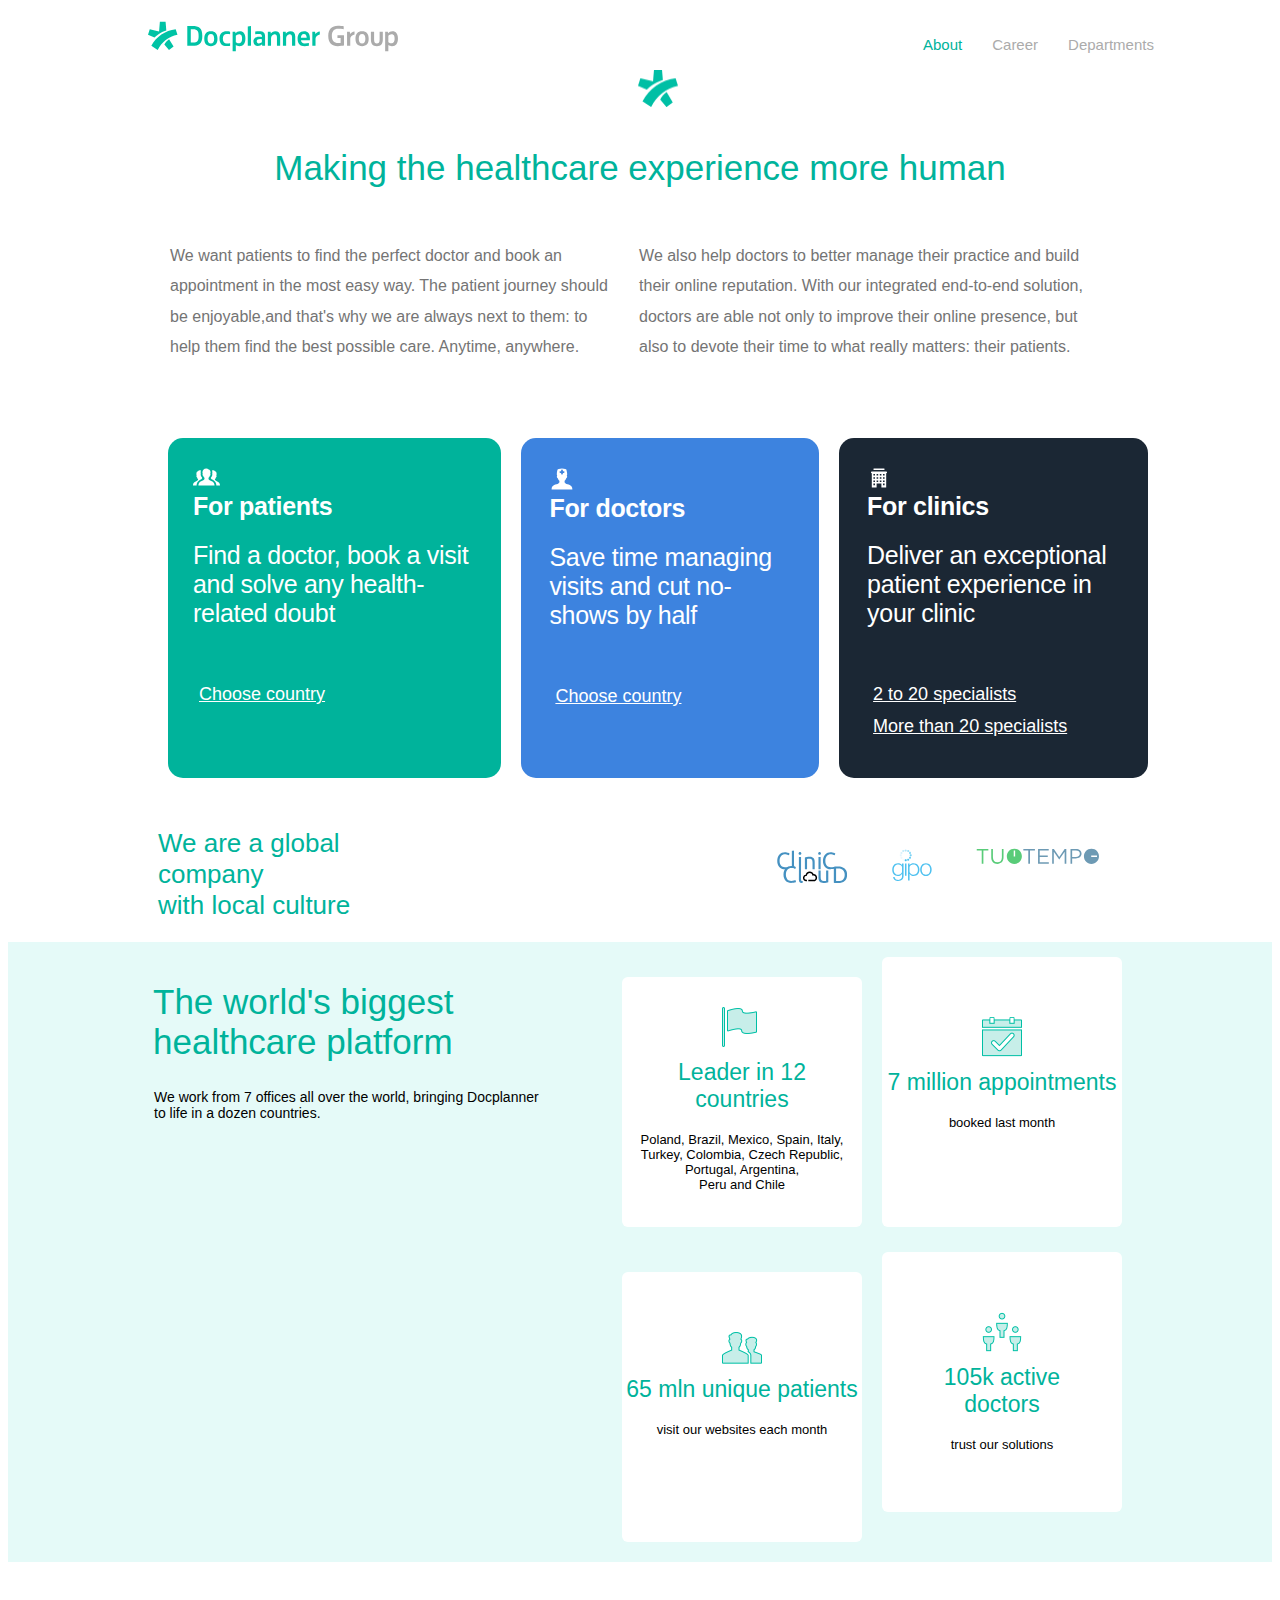
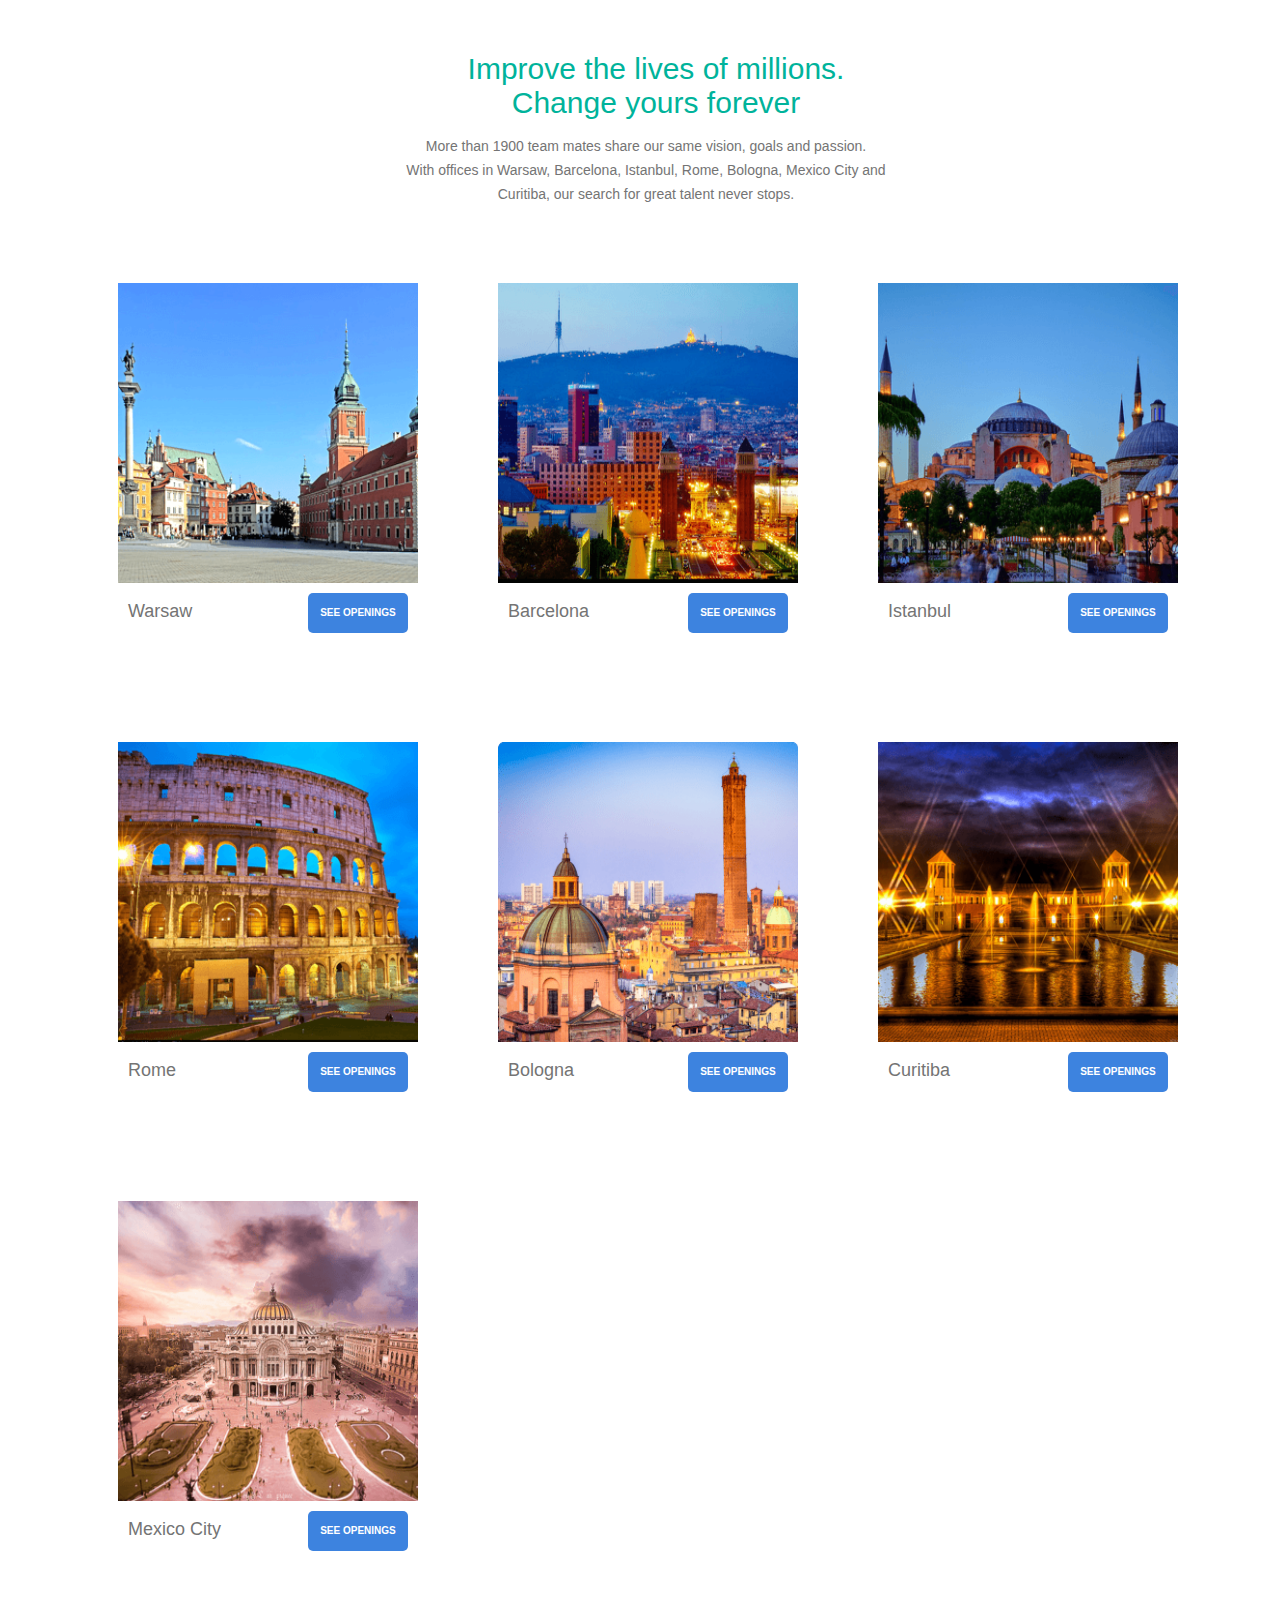
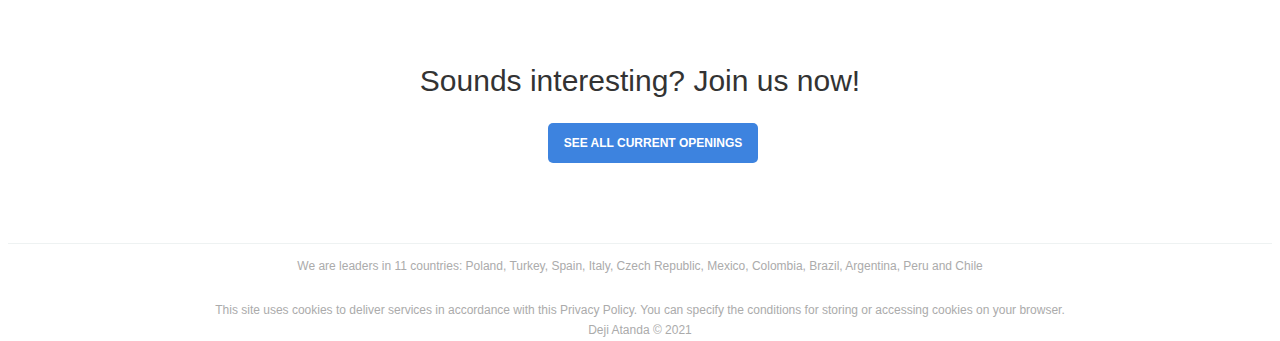
<file: index.html>
<html>
    <head>
        <meta charset="UTF-8">
        <meta name="description" content="Free Web tutorials">
        <meta name="keywords" content="HTML, CSS, JavaScript">
        <meta name="author" content="John Doe">
        <meta name="viewport" content="width=device-width, initial-scale=1.0">
        <title>My page title</title>
    <link rel="stylesheet" href="index.css">
    </head>
    <body>    
      <div>
        <header>
            <svg width="250" height="33" viewBox="0 0 3563 417" xmlns="http://www.w3.org/2000/svg">
            <path class="p2" d="M2342 140h39.51l3.234 32.202h.41c10.096-14.742 34.692-33.622 63.347-35.202v42c-41.727 8.152-60.88 35.822-60.88 60.93V340H2342V140zm-210 100.615v-.82c0-61.51 29.935-105.795 91.854-105.795 57.408 0 84.062 33.215 84.062 102.925 0 7.38-.52 17.57-1.313 25.075h-126.745c3.274 28.172 19.693 45 53.394 45 21.323 0 41.358-1.995 59.928-4.426v38.204c-20.865 3.273-38.57 5.222-61.123 5.222C2166.445 346 2132 313.195 2132 240.615zM2179.156 228h82.422c0-31.294-8.2-56-38.955-56-31.984 0-42.646 26.353-43.467 56zM1923 140h39.707s1.84 19.854 2.652 27h.537c10.998-17.24 34.09-33 62.018-33 47.172 0 70.582 25.12 70.582 76.068V340h-45.62V219.47c0-32.522-12.52-45.262-37.114-43.53-22.288 1.57-47.142 27.032-47.142 58.875V340H1923V140zm-215 0h39.707s1.84 19.854 2.652 27h.537c10.998-17.24 34.09-33 62.018-33 47.172 0 70.582 25.12 70.582 76.068V340h-45.62V219.47c0-32.522-12.52-45.262-37.114-43.53-22.288 1.57-47.142 27.032-47.142 58.875V340H1708V140zm-179.718-3.87c19.82-1.64 41.32-2.13 62.083-2.13 48.91 0 78.09 18.906 78.09 72.336V340h-41.02l-2.038-20.007h-.533c-14.067 15.157-34.5 24.007-60.666 24.007-34.658 0-62.198-22.447-62.198-66.93 0-41.37 34.497-79.893 120.834-61.57v-12.04c0-23.84-13.975-30.5-41.512-30.5-16.903 0-31.237 1.145-53.04 3.01v-39.84zm94.552 111.018c-36.58-9.306-73.158 2.127-73.158 30.4 0 18.754 12.446 29.773 31.003 28.948 14.625-.65 30.725-7.14 42.154-17.263v-42.085zM1467.62 60v280H1422V65.29l45.62-5.29zM1206 140h38.534l2.48 21.66h.734c13.378-16.183 35.768-27.66 61.606-27.66 51.27 0 78.748 38.143 78.748 102.945v2.05c0 62.343-27.48 107.05-84.9 107.05-20.097 0-39.783-7.794-51.678-16.816V417H1206V140zm45.525 58.572v92.103c9.434 7.382 24.61 13.944 39.374 13.944 38.553 0 49.627-29.94 49.627-65.214 0-31.99-6.152-62.998-43.476-62.998-18.044 0-35.492 10.615-45.525 22.164zM1066.68 240c.126 43.695 19.053 67 56.734 67 15.92 0 32.102-1.976 46.79-3.95V340c-12.063 2.416-32.054 5-52.564 5-56.193 0-98.47-30.93-98.64-105 .17-74.07 42.446-105 98.64-105 20.51 0 40.5 2.583 52.563 5v36.95c-14.688-1.974-30.87-3.95-46.79-3.95-37.68 0-56.607 23.304-56.733 67zM802 241.025v-2.05C802 172.134 832.754 134 896.313 134c63.148 0 93.903 38.135 93.903 104.975v2.05c0 66.84-30.755 104.976-93.903 104.976C832.753 346 802 307.866 802 241.026zM896.207 172c-32.3 0-47.207 21.916-47.207 67.704S863.907 307 896.207 307 943 285.56 943 239.704 928.507 172 896.207 172zM560 340V60h70.326c97.996 0 143.6 29.43 143.6 140s-45.603 140-143.6 140H560zm161.547-140c0-62.95-12.776-94.718-80.31-94.718h-31.302V294.72h31.302c67.534 0 80.31-31.77 80.31-94.72zM232.932 323.285c10.11-24.788 38.553-59.475 67.565-77.37l64.236 106.28L298.938 400l-66.006-76.715zm-94.887 76.6l-90.568-58.252c68.57-128.172 196.7-219.447 347.3-236.452L420 182.885c-124.13 24.45-227.718 106.386-281.955 217zM157.81 136.08L169.257 0h81.356l10.336 123.062c-46.68 16.01-74.133 28.8-105.586 48.135-23.22 14.24-44.337 30.902-63.23 50.012L0 182.313l25.114-77.48L157.81 136.08z" fill="#00C3A5"></path>
            <path class="p1" d="M2837 140h39.51l3.234 32.202h.41c10.096-14.742 34.692-33.622 63.347-35.202v42c-41.727 8.152-60.88 35.822-60.88 60.93V340H2837V140zm646.313-6c-25.84 0-48.23 11.477-61.607 27.66h-.734l-2.48-21.66h-38.534v277h45.526v-87.77c11.894 9.02 31.58 16.814 51.678 16.814 57.42 0 84.9-44.706 84.9-107.048v-2.05c0-64.803-27.48-102.946-78.75-102.946zm-18.456 170.62c-14.766 0-29.94-6.563-39.374-13.945v-92.103c10.03-11.55 27.48-22.164 45.525-22.164 37.323 0 43.476 31.008 43.476 62.998 0 35.274-11.074 65.213-49.627 65.213zM3051.313 134c-63.56 0-94.313 38.135-94.313 104.975v2.05c0 66.84 30.754 104.976 94.313 104.976 63.148 0 93.903-38.134 93.903-104.974v-2.05c0-66.84-30.754-104.976-93.903-104.976zm-.106 173c-32.3 0-47.207-21.508-47.207-67.296S3018.907 172 3051.207 172 3098 193.85 3098 239.704 3083.507 307 3051.207 307zM2745 300.067V231h-45v-42h93v149.082c-17.3 3.1-57.795 7.918-86.997 7.918-84.806 0-136.78-48.595-137.004-146 .223-97.405 52.21-146 137.002-146 29.202 0 67.033 4.424 82.997 6.952v43.38c-20.527-2.42-56.863-5.492-78.973-5.492-58.98 0-89.64 37.11-89.826 101.16.187 64.05 30.935 101.16 89.828 101.16 8.636 0 24.7-.42 34.972-1.093zM3261.716 307c23.643 0 39.387-8.563 39.387-51.74V140h45.51l.104 108.113c0 69.004-24.732 97.887-85 97.887s-85-28.883-85-97.887L3176.82 140h45.51v115.26c0 43.177 15.743 51.74 39.386 51.74z" fill="#ababab"></path>
            </svg>
         <nav class="container">
            <ul>    
                <li ><a class="active" href="#about">About</a></li>
                <li ><a href="#career">Career</a></li>
                <li ><a href="#departments">Departments</a>
                    </li>
            </ul>
         </nav>
        </header>
      </div>
     <div class="body">  
        <div class="logo">
        <img  src="sygnet.png"
        width="40" 
     height="40">
        </div>
        <h1>Making the healthcare experience more human</h1>
           
        <div class="para1">
            <p>We want patients to find the perfect doctor and book an appointment in the most easy way. 
                The patient journey should be enjoyable,and that's why we are always next to them: to help 
                them find the best possible care. Anytime, anywhere.</p>
            <p>We also help doctors to better manage their practice and build their online reputation. 
                   With our integrated end-to-end solution, doctors are able not only to improve their online presence,
                 but also to devote their time to what really matters: their patients.</p>
        </div>
        <div class="boxes">
            <article class="Gbox">
                <svg width="27" height="27" viewBox="0 0 24 24" fill="none" xmlns="http://www.w3.org/2000/svg">
                    <path d="M12 4.80005C9.4544 4.80005 8.4 6.43285 8.4 8.40005C8.4 9.06245 8.71719 9.72817 8.71719 9.72817C8.58999 9.80177 8.37845 10.0357 8.43125 10.4485C8.52965 11.2181 8.86376 11.4122 9.07656 11.4282C9.15736 12.1466 9.9304 13.0664 10.2 13.2V14.2735C9.6 16.0735 4.8 15.8 4.8 20H19.2C19.2 15.8 14.4 16.0735 13.8 14.2735V13.2C14.0704 13.0664 14.8426 12.1466 14.9234 11.4282C15.1362 11.4122 15.4704 11.2181 15.5688 10.4485C15.6215 10.0349 15.41 9.80177 15.2828 9.72817C15.2828 9.72817 15.6 9.12725 15.6 8.40005C15.6 6.94325 15.028 5.70005 13.8 5.70005C13.8 5.70005 13.3736 4.80005 12 4.80005ZM18 6.39849C17.5904 6.39849 17.2419 6.47257 16.9219 6.57817C17.0971 7.12137 17.2 7.72725 17.2 8.40005C17.2 8.82565 17.1332 9.21584 17.0484 9.54224C17.1644 9.88544 17.2043 10.2628 17.1547 10.65C17.0419 11.5308 16.6999 12.1295 16.2703 12.5063C16.1455 12.8087 15.9746 13.0952 15.7906 13.3688C16.0178 13.8352 16.3504 14.2504 16.5 14.3344V14.3438C18.1296 15.1078 20.8 16.392 20.8 20H24C24 16.0336 20 16.6032 19.5 14.9032V14.3329C19.7248 14.2065 20.3687 13.3378 20.4359 12.6594C20.6127 12.6442 20.8918 12.4616 20.9734 11.7344C21.0174 11.344 20.8415 11.1243 20.7359 11.0547C20.7359 11.0547 21 10.4856 21 9.80005C21 8.42405 20.5232 7.25005 19.5 7.25005C19.5 7.25005 19.1448 6.39849 18 6.39849ZM6 6.40005C4.8552 6.40005 4.5 7.25005 4.5 7.25005C3.4768 7.25005 3 8.42561 3 9.80161C3 10.488 3.26406 11.0547 3.26406 11.0547C3.15766 11.1235 2.98256 11.344 3.02656 11.7344C3.10816 12.4616 3.38726 12.6458 3.56406 12.661C3.63126 13.3394 4.2752 14.208 4.5 14.3344V14.9032C4 16.6024 0 16.0336 0 20H3.2C3.2 16.392 5.8704 15.1086 7.5 14.3438V14.3329C7.6496 14.2489 7.98217 13.836 8.20938 13.3688C8.02538 13.0952 7.85449 12.8071 7.72969 12.5047C7.30009 12.1287 6.95731 11.53 6.84531 10.65C6.79491 10.258 6.83629 9.87457 6.95469 9.52817C6.86829 9.19937 6.8 8.80885 6.8 8.40005C6.8 7.73845 6.89366 7.13025 7.06406 6.57505C6.74806 6.47185 6.404 6.40005 6 6.40005Z" fill="white"/>
                    </svg>                    
                <h2>For patients</h2>
                <h2 id="bold">Find a doctor, book a visit and solve any health-related doubt</h2>
                <input id="gbutton" type="button" class="button" value="Choose country">
            </article>
            <article class="LBbox">
                    <svg width="26" height="26" viewBox="0 0 24 24" fill="none" xmlns="http://www.w3.org/2000/svg">
                        <path d="M11.9999 2.40002C9.5999 2.40002 7.9999 3.20002 7.9999 3.20002C7.9999 3.20002 7.1999 4.80002 7.1999 8.00002H7.2999C7.4247 8.54882 7.62178 8.9719 7.62178 8.9719C7.45218 9.0695 7.17325 9.37931 7.24365 9.92971C7.37485 10.9561 7.81983 11.2159 8.10303 11.2375C8.21103 12.1959 9.2399 13.4216 9.5999 13.6V15.2C9.59815 15.2053 9.5939 15.2089 9.59209 15.2141C9.32753 15.2469 9.0915 15.403 8.97178 15.6453L8.72178 16.1485C6.74734 17.2556 2.3999 16.9811 2.3999 21.6H21.5999C21.5999 16.9811 17.2525 17.2556 15.278 16.1485L15.028 15.6453C14.9083 15.403 14.6723 15.2469 14.4077 15.2141C14.4059 15.2089 14.4017 15.2053 14.3999 15.2V13.6C14.7599 13.4216 15.7888 12.1967 15.8968 11.2391C16.18 11.2175 16.625 10.9561 16.7562 9.92971C16.8266 9.37851 16.5476 9.0695 16.378 8.9719L16.7077 8.00002H16.7999C16.7999 5.60002 15.9999 3.20002 15.9999 3.20002C15.9999 3.20002 14.3999 2.40002 11.9999 2.40002ZM11.9999 3.20002C12.4415 3.20002 12.7999 3.55842 12.7999 4.00002V4.80002H13.5999C14.0415 4.80002 14.3999 5.15842 14.3999 5.60002C14.3999 6.04162 14.0415 6.40002 13.5999 6.40002H12.7999V7.20002C12.7999 7.64162 12.4415 8.00002 11.9999 8.00002C11.5583 8.00002 11.1999 7.64162 11.1999 7.20002V6.40002H10.3999C9.9583 6.40002 9.5999 6.04162 9.5999 5.60002C9.5999 5.15842 9.9583 4.80002 10.3999 4.80002H11.1999V4.00002C11.1999 3.55842 11.5583 3.20002 11.9999 3.20002Z" fill="white"/>
                        </svg>                        
                <h2 >For doctors</h2>
                <h2 id="bold">Save time managing visits and cut no-shows by half</h2>
                <input id="Lbbutton" type="button" class="button" value="Choose country">
            </article>
            <article class="DBbox">
                <svg width="24" height="24" viewBox="0 0 24 24" fill="none" xmlns="http://www.w3.org/2000/svg">
                    <path d="M7.20016 2.39998C7.09415 2.39848 6.9889 2.41807 6.89053 2.4576C6.79216 2.49713 6.70262 2.55582 6.62712 2.63025C6.55163 2.70469 6.49168 2.79339 6.45076 2.89119C6.40984 2.989 6.38877 3.09396 6.38877 3.19998C6.38877 3.306 6.40984 3.41097 6.45076 3.50877C6.49168 3.60658 6.55163 3.69527 6.62712 3.76971C6.70262 3.84415 6.79216 3.90283 6.89053 3.94237C6.9889 3.9819 7.09415 4.00148 7.20016 3.99998H16.8002C16.9062 4.00148 17.0114 3.9819 17.1098 3.94237C17.2082 3.90283 17.2977 3.84415 17.3732 3.76971C17.4487 3.69527 17.5087 3.60658 17.5496 3.50877C17.5905 3.41097 17.6116 3.306 17.6116 3.19998C17.6116 3.09396 17.5905 2.989 17.5496 2.89119C17.5087 2.79339 17.4487 2.70469 17.3732 2.63025C17.2977 2.55582 17.2082 2.49713 17.1098 2.4576C17.0114 2.41807 16.9062 2.39848 16.8002 2.39998H7.20016ZM4.80016 5.59998C4.69415 5.59848 4.5889 5.61807 4.49053 5.6576C4.39215 5.69713 4.30262 5.75582 4.22712 5.83025C4.15163 5.90469 4.09168 5.99339 4.05076 6.09119C4.00984 6.189 3.98877 6.29396 3.98877 6.39998C3.98877 6.506 4.00984 6.61097 4.05076 6.70877C4.09168 6.80658 4.15163 6.89528 4.22712 6.96971C4.30262 7.04415 4.39215 7.10284 4.49053 7.14237C4.5889 7.1819 4.69415 7.20148 4.80016 7.19998V21.6H9.60016V17.6H14.4002V21.6H19.2002V7.19998C19.3062 7.20148 19.4114 7.1819 19.5098 7.14237C19.6082 7.10284 19.6977 7.04415 19.7732 6.96971C19.8487 6.89528 19.9087 6.80658 19.9496 6.70877C19.9905 6.61097 20.0116 6.506 20.0116 6.39998C20.0116 6.29396 19.9905 6.189 19.9496 6.09119C19.9087 5.99339 19.8487 5.90469 19.7732 5.83025C19.6977 5.75582 19.6082 5.69713 19.5098 5.6576C19.4114 5.61807 19.3062 5.59848 19.2002 5.59998H4.80016ZM6.40016 7.99998H8.00016V9.59998H6.40016V7.99998ZM9.60016 7.99998H11.2002V9.59998H9.60016V7.99998ZM12.8002 7.99998H14.4002V9.59998H12.8002V7.99998ZM16.0002 7.99998H17.6002V9.59998H16.0002V7.99998ZM6.40016 11.2H8.00016V12.8H6.40016V11.2ZM9.60016 11.2H11.2002V12.8H9.60016V11.2ZM12.8002 11.2H14.4002V12.8H12.8002V11.2ZM16.0002 11.2H17.6002V12.8H16.0002V11.2ZM6.40016 14.4H8.00016V16H6.40016V14.4ZM9.60016 14.4H11.2002V16H9.60016V14.4ZM12.8002 14.4H14.4002V16H12.8002V14.4ZM16.0002 14.4H17.6002V16H16.0002V14.4ZM6.40016 17.6H8.00016V19.2H6.40016V17.6ZM16.0002 17.6H17.6002V19.2H16.0002V17.6Z" fill="white"/>
                    </svg>                    
                <h2 >For clinics</h2>
                <h2 id="bold">Deliver an exceptional patient experience in your clinic</h2>
                <input id="DBbutton" type="button" class="button" value="2 to 20 specialists">
                <input id="DBbutton2" type="button" class="button" value="More than 20 specialists">
            </article>
        </div>
        <div class="logoPlty">
            <h2 >We are a global company<br> with local culture</h2>
                <div class="companies">
                    <svg width="71" height="38" viewBox="0 0 81 38" fill="none" xmlns="http://www.w3.org/2000/svg">
                        <g clip-path="url(#clip0)">
                        <path d="M19.8511 18.2233C19.9609 18.3331 20.1095 18.4322 20.2727 18.523C20.552 18.622 20.7902 18.7208 20.9876 18.8192C21.2715 18.9616 21.4673 19.0682 21.5738 19.1389L20.8278 21.2705C20.6679 21.164 20.4373 21.0487 20.135 20.9246C19.8327 20.8006 19.4907 20.6756 19.1089 20.5516C18.7272 20.4276 18.3096 20.3249 17.8571 20.2454C17.4046 20.165 16.9463 20.1253 16.4851 20.1253C15.5084 20.1253 14.6287 20.2939 13.8477 20.6311C13.0658 20.9682 12.4002 21.4575 11.8498 22.096C11.2995 22.7355 10.877 23.5126 10.5844 24.4273C10.2918 25.3419 10.1446 26.368 10.1446 27.5045C10.1446 28.6062 10.2734 29.609 10.5311 30.5159C10.7889 31.4218 11.1745 32.1989 11.69 32.8471C12.2045 33.4953 12.8488 33.9972 13.622 34.3528C14.3942 34.7084 15.2963 34.8857 16.3262 34.8857C17.516 34.8857 18.5024 34.7617 19.2833 34.5127C20.0652 34.2636 20.6514 34.0418 21.0419 33.846L21.7085 35.9777C21.5835 36.0668 21.3616 36.1772 21.0419 36.311C20.7222 36.4447 20.323 36.5735 19.8424 36.6976C19.3618 36.8216 18.8037 36.9282 18.1633 37.0173C17.5248 37.1064 16.832 37.151 16.0859 37.151C14.7895 37.151 13.6084 36.9378 12.5426 36.5115C11.4768 36.0852 10.5622 35.4632 9.79768 34.6464C9.03418 33.8296 8.44314 32.8209 8.02554 31.6224C7.60794 30.4229 7.39962 29.0509 7.39962 27.5055C7.39962 25.9601 7.63507 24.5881 8.10596 23.3886C8.37715 22.6978 8.70266 22.0706 9.08266 21.5068C9.01624 21.5076 8.94938 21.5079 8.8821 21.5079C7.58569 21.5079 6.40459 21.2948 5.33879 20.8684C4.27298 20.4421 3.35736 19.8201 2.59386 19.0033C1.83036 18.1865 1.23932 17.1779 0.821718 15.9793C0.404117 14.7808 0.195801 13.4078 0.195801 11.8624C0.195801 10.317 0.431246 8.94501 0.902138 7.7455C1.37303 6.54598 2.00767 5.53831 2.80702 4.72152C3.60637 3.90473 4.53943 3.28269 5.60524 2.85637C6.67104 2.43004 7.80757 2.21688 9.01581 2.21688C9.77931 2.21688 10.4682 2.27017 11.0806 2.37675C11.6939 2.48334 12.2268 2.60736 12.6793 2.74979C13.1327 2.89222 13.5009 3.03368 13.7848 3.17611C14.0687 3.31854 14.2644 3.42512 14.371 3.49585L13.6249 5.62746C13.465 5.52087 13.2344 5.40557 12.9321 5.28058C12.6298 5.15656 12.2878 5.03157 11.9061 4.90755C11.5243 4.78353 11.1067 4.68083 10.6542 4.60138C10.2018 4.52096 9.74346 4.48123 9.28226 4.48123C8.30559 4.48123 7.42582 4.64982 6.64488 4.987C5.86297 5.32515 5.19732 5.81349 4.64698 6.452C4.09664 7.09148 3.67419 7.86855 3.38158 8.7832C3.088 9.69785 2.9417 10.7239 2.9417 11.8605C2.9417 12.9621 3.07056 13.9649 3.32829 14.8718C3.58602 15.7778 3.97165 16.5548 4.48711 17.203C5.00257 17.8512 5.64593 18.3531 6.41912 18.7087C7.19231 19.0643 8.0934 19.2416 9.12335 19.2416C10.2743 19.2416 11.2431 19.1428 12.0208 18.8627C12.2746 18.729 12.537 18.6079 12.8081 18.4994C13.8739 18.0731 15.0104 17.86 16.2187 17.86C16.4891 17.86 16.7501 17.8667 17.0017 17.88C16.9635 17.6012 16.9444 17.3016 16.9444 16.9812V0.487379L19.4025 0.0639648V16.5839C19.4025 16.9889 19.4374 17.3242 19.5081 17.5887C19.5779 17.8532 19.6932 18.0644 19.8511 18.2233Z" fill="#4591C1"/>
                        <path d="M26.2023 5.12943C25.7586 5.12943 25.3807 4.98313 25.0697 4.68955C24.7587 4.39597 24.6036 4.00162 24.6036 3.5036C24.6036 3.00655 24.7587 2.61123 25.0697 2.31765C25.3807 2.02504 25.7576 1.87777 26.2023 1.87777C26.6461 1.87777 27.024 2.02407 27.335 2.31765C27.646 2.61123 27.801 3.00655 27.801 3.5036C27.801 4.00065 27.645 4.39597 27.335 4.68955C27.023 4.98313 26.6461 5.12943 26.2023 5.12943Z" fill="#4591C1"/>
                        <path d="M27.4173 21.5612L27.4542 7.63407H24.9757L25.0181 21.1057L24.9612 33.4565C24.9612 34.7704 25.278 35.7383 25.9117 36.3604C26.5453 36.9824 27.6189 37.3109 29.1333 37.3467L29.4753 35.2684C29.0877 35.2151 28.7622 35.1492 28.4986 35.0688C28.2351 34.9894 28.0229 34.8692 27.865 34.7093C27.707 34.5495 27.5917 34.3363 27.522 34.0699C27.4513 33.8034 27.4164 33.4662 27.4164 33.0574L27.4173 21.5612Z" fill="#4591C1"/>
                        <path d="M34.0776 7.60016C33.1359 7.76003 32.3811 7.91118 31.8123 8.05264V21.5079H34.2898V9.81122C34.379 9.79281 34.5253 9.76664 34.7297 9.73079C34.9342 9.69591 35.1648 9.66491 35.4225 9.63778C35.6802 9.61065 35.9515 9.58934 36.2354 9.57093C36.5203 9.55349 36.7954 9.54476 37.0619 9.54476C37.7188 9.54476 38.2701 9.62906 38.7139 9.79765C39.1576 9.96721 39.5132 10.2375 39.7797 10.6106C40.0461 10.9826 40.236 11.4719 40.3523 12.0756C40.4676 12.6792 40.5257 13.4078 40.5257 14.2605V21.5079H43.0042V13.7276C43.0042 12.7867 42.9151 11.9254 42.7378 11.1435C42.5595 10.3625 42.2533 9.69204 41.8183 9.13201C41.3832 8.57295 40.8009 8.13791 40.0733 7.82688C39.3446 7.51683 38.43 7.36084 37.3283 7.36084C36.1027 7.36084 35.0185 7.44029 34.0776 7.60016Z" fill="#4591C1"/>
                        <path d="M48.5358 5.14784C48.092 5.14784 47.7141 5.00154 47.4031 4.70796C47.0921 4.41535 46.937 4.02003 46.937 3.52201C46.937 3.02496 47.0921 2.62964 47.4031 2.33606C47.7141 2.04248 48.091 1.89617 48.5358 1.89617C48.9795 1.89617 49.3574 2.04248 49.6684 2.33606C49.9794 2.62964 50.1345 3.02496 50.1345 3.52201C50.1345 4.01906 49.9785 4.41438 49.6684 4.70796C49.3574 5.00154 48.9805 5.14784 48.5358 5.14784Z" fill="#4591C1"/>
                        <path d="M49.7886 21.5079H47.311V7.65248H49.7886V21.5079Z" fill="#4591C1"/>
                        <path fill-rule="evenodd" clip-rule="evenodd" d="M57.5466 20.8684C58.6124 21.2948 59.7935 21.5079 61.0899 21.5079C61.836 21.5079 62.5288 21.4634 63.1682 21.3742C63.7988 21.2864 64.3505 21.1818 64.8251 21.0602V36.8293C65.5528 37.0066 66.3657 37.1268 67.2629 37.1888C68.1601 37.2508 68.9817 37.2818 69.7278 37.2818C71.2374 37.2818 72.6229 37.0909 73.8844 36.7092C75.146 36.3265 76.2292 35.749 77.1351 34.9768C78.0411 34.2036 78.7435 33.2269 79.2406 32.0458C79.7376 30.8647 79.9866 29.4743 79.9866 27.8756C79.9866 26.2769 79.7376 24.8875 79.2406 23.7054C78.7426 22.5243 78.0411 21.5467 77.1351 20.7745C76.2292 20.0022 75.146 19.4248 73.8844 19.043C72.6229 18.6613 71.2374 18.4704 69.7278 18.4704C68.9817 18.4704 68.1601 18.5014 67.2629 18.5634C66.3767 18.6246 65.5736 18.7426 64.8519 18.9164C64.7463 18.9303 64.6196 18.9533 64.4647 18.9897C63.6653 19.1777 62.5201 19.2416 61.3302 19.2416C60.3003 19.2416 59.3982 19.0643 58.626 18.7087C57.8528 18.3531 57.2085 17.8512 56.694 17.203C56.1785 16.5548 55.7929 15.7778 55.5352 14.8718C55.2774 13.9649 55.1486 12.9621 55.1486 11.8605C55.1486 10.7239 55.2949 9.69785 55.5885 8.7832C55.8811 7.86855 56.3025 7.09148 56.8539 6.452C57.4032 5.81349 58.0698 5.32515 58.8517 4.987C59.6327 4.64982 60.5125 4.48123 61.4891 4.48123C61.9503 4.48123 62.4086 4.52096 62.8611 4.60138C63.3146 4.68083 63.7312 4.78353 64.1139 4.90755C64.4957 5.03157 64.8377 5.15656 65.14 5.28058C65.4423 5.40557 65.6729 5.52087 65.8328 5.62746L66.5788 3.49585C66.4722 3.42512 66.2765 3.31854 65.9926 3.17611C65.7087 3.03368 65.3405 2.89222 64.8871 2.74979C64.4336 2.60736 63.9007 2.48334 63.2884 2.37675C62.676 2.27017 61.9871 2.21688 61.2236 2.21688C60.0154 2.21688 58.8789 2.43004 57.8131 2.85637C56.7473 3.28269 55.8142 3.90473 55.0149 4.72152C54.2155 5.53831 53.5809 6.54598 53.11 7.7455C52.6391 8.94501 52.4036 10.317 52.4036 11.8624C52.4036 13.4078 52.612 14.7808 53.0296 15.9793C53.4472 17.1779 54.0382 18.1865 54.8017 19.0033C55.5652 19.8201 56.4808 20.4421 57.5466 20.8684ZM75.4308 33.1378C74.2226 34.3906 72.3933 35.0165 69.9419 35.0165C69.2133 35.0165 68.6494 35.0078 68.2502 34.9903C67.851 34.9729 67.571 34.9545 67.4111 34.937V20.8151C67.571 20.7977 67.851 20.7793 68.2502 20.7619C68.6494 20.7434 69.2133 20.7347 69.9419 20.7347C72.3933 20.7347 74.2226 21.3606 75.4308 22.6135C76.6381 23.8653 77.2427 25.62 77.2427 27.8756C77.2427 30.1312 76.6381 31.8859 75.4308 33.1378Z" fill="#4591C1"/>
                        <path d="M58.5194 36.5241C57.9507 36.6665 57.2007 36.8177 56.2677 36.9766C55.3356 37.1365 54.2562 37.2169 53.0305 37.2169C51.9647 37.2169 51.0675 37.0609 50.3399 36.7508C49.6112 36.4398 49.0251 36.0009 48.5813 35.4322C48.1366 34.8634 47.8178 34.1929 47.6221 33.4207C47.4263 32.6475 47.3285 31.791 47.3285 30.8492V23.0688H49.807V30.3163C49.807 32.0041 50.0734 33.2114 50.6063 33.94C51.1392 34.6687 52.0355 35.032 53.297 35.032C53.5634 35.032 53.8386 35.0233 54.1235 35.0058C54.4074 34.9884 54.6738 34.9661 54.9228 34.939C55.1718 34.9118 55.3976 34.8857 55.602 34.8586C55.8065 34.8314 55.9528 34.8014 56.0419 34.7655V23.0679H58.5194V36.5241Z" fill="#4591C1"/>
                        <path d="M37.3663 24.0803H37.3382C36.128 24.0871 34.9876 24.5173 34.1272 25.2924C33.3786 25.9666 32.9161 26.8317 32.7931 27.7692C30.867 27.8237 29.5791 29.7435 29.5791 31.539C29.5791 33.54 31.2076 35.1803 33.2493 35.2827V35.2829H33.2537C33.3193 35.2861 33.3854 35.2877 33.4518 35.2877C33.5101 35.2877 33.5684 35.286 33.6266 35.2829H34.1417V33.5931H33.2493C32.1264 33.5175 31.2844 32.6164 31.2844 31.539C31.2844 30.9964 31.4985 30.3744 31.8502 29.9306C31.919 29.8085 32.014 29.701 32.1322 29.6167C32.1932 29.5566 32.2591 29.5024 32.3386 29.4597C32.4316 29.388 32.8773 29.1923 33.0168 29.1739C33.0385 29.169 33.0618 29.1616 33.0859 29.1539C33.1286 29.1403 33.1737 29.126 33.2164 29.1235C33.2862 29.1099 33.4664 29.1099 33.4761 29.1099C33.5365 29.0965 33.7083 29.1267 33.7939 29.1418L33.794 29.1418C33.8195 29.1463 33.8374 29.1494 33.8423 29.1497C33.8433 29.1493 33.8443 29.1488 33.8453 29.1482C33.8993 29.1593 33.9447 29.1684 33.9745 29.1745L33.9753 29.1746C33.9887 29.1773 33.9989 29.1794 34.0051 29.1807C34.0157 29.1818 34.0267 29.1825 34.0378 29.1831C34.0561 29.1843 34.0745 29.1854 34.0913 29.1884C34.1088 29.1836 34.1252 29.1749 34.1398 29.1623C34.1446 29.1584 34.1533 28.9976 34.1533 28.9762C34.1533 28.9045 34.1611 28.8338 34.1747 28.765C34.1844 28.3552 34.7124 27.1779 34.8461 27.0248C34.9663 26.865 35.2598 26.5646 35.2676 26.5588C35.8925 26.1121 36.5543 25.7895 37.3653 25.7856C38.7363 25.7856 39.8835 26.616 40.1751 27.7215C40.211 27.8232 40.3292 28.4075 40.3166 28.5635C40.335 28.6691 40.3505 28.8745 40.3369 28.9966C40.374 29.039 40.4283 29.0052 40.4689 28.9799C40.4753 28.976 40.4813 28.9722 40.4869 28.969C40.4904 28.967 40.4937 28.9651 40.4968 28.9636C40.5292 28.9487 40.5592 28.9347 40.5872 28.9215C40.8455 28.8007 40.9472 28.7532 41.4092 28.6762C41.5097 28.6621 41.6172 28.6522 41.7419 28.6497H41.7816C43.0344 28.6497 44.0537 29.7659 44.0537 31.1369C44.0537 32.3517 43.2336 33.3665 42.1543 33.5819L35.7404 33.6057L35.7472 35.2984L40.8382 35.3146C41.1284 35.3264 41.4262 35.3284 41.7264 35.3284C43.95 35.3284 45.759 33.4478 45.759 31.1359C45.759 28.8241 43.9752 26.9444 41.7816 26.9444L41.7259 26.9452C41.1151 25.2828 39.3884 24.0803 37.3663 24.0803Z" fill="black"/>
                        <path d="M34.0351 33.5117C34.0351 33.5117 34.0255 33.5137 34.009 33.5166L34.0351 33.5117Z" fill="black"/>
                        </g>
                        <defs>
                        <clipPath id="clip0">
                        <rect width="79.9352" height="37.4" fill="white" transform="translate(0.100098)"/>
                        </clipPath>
                        </defs>
                        </svg>
                        <svg width="40" height="35" viewBox="0 0 47 38" fill="none" xmlns="http://www.w3.org/2000/svg">
                            <g clip-path="url(#clip0)">
                            <path fill-rule="evenodd" clip-rule="evenodd" d="M32.2268 24.0792C32.2268 25.0904 32.0698 26.0369 31.7604 26.9096C31.4465 27.7822 31.0078 28.5487 30.4353 29.1997C29.8627 29.8554 29.1655 30.3633 28.3344 30.7327C27.5079 31.1021 26.5845 31.2868 25.5733 31.2868C24.4697 31.2868 23.4909 31.0651 22.6459 30.6219C21.8009 30.1786 21.1361 29.5553 20.6559 28.7426V36.6428H18.8597V16.7331H20.6282V18.6954C21.1268 17.9243 21.7917 17.3426 22.6321 16.9547C23.4724 16.5669 24.3682 16.3729 25.3239 16.3729C26.4459 16.3729 27.4433 16.5761 28.3067 16.9824C29.1701 17.3887 29.895 17.9382 30.4768 18.64C31.0586 19.3418 31.4926 20.1591 31.7881 21.101C32.079 22.0383 32.2268 23.031 32.2268 24.0792ZM30.4307 24.0792C30.4307 23.3035 30.3383 22.5416 30.1536 21.7844C29.9689 21.0318 29.6642 20.3576 29.244 19.7666C28.8192 19.1802 28.2651 18.7 27.5726 18.3307C26.88 17.9613 26.0396 17.7766 25.0423 17.7766C24.5436 17.7766 24.0357 17.8689 23.5093 18.0536C22.983 18.2383 22.5028 18.4876 22.0734 18.8016C21.6393 19.1156 21.293 19.4896 21.0252 19.919C20.7574 20.353 20.6235 20.8148 20.6235 21.3134V25.8984C20.6235 26.5263 20.7574 27.0804 21.0252 27.5698C21.293 28.0593 21.644 28.4748 22.0734 28.8119C22.5074 29.1536 23.0014 29.4168 23.5648 29.5968C24.1281 29.7815 24.7006 29.8739 25.2916 29.8739C26.1366 29.8739 26.8846 29.7215 27.5264 29.4168C28.1728 29.112 28.7084 28.6965 29.1424 28.1747C29.5765 27.6529 29.8997 27.0342 30.1074 26.3232C30.3291 25.6213 30.4307 24.8733 30.4307 24.0792Z" fill="#4EC1F0"/>
                            <path fill-rule="evenodd" clip-rule="evenodd" d="M13.222 33.5815C13.4621 32.8474 13.5821 32.0255 13.5821 31.1251H13.5867V16.7377H11.7906V18.7C11.3104 17.9243 10.6501 17.3471 9.8144 16.9593C8.97405 16.5714 8.0783 16.3775 7.11791 16.3775C5.99591 16.3775 5.00319 16.5807 4.13514 16.987C3.26709 17.3933 2.5468 17.9474 1.96502 18.6446C1.38786 19.3464 0.949215 20.1683 0.653709 21.1056C0.358202 22.0429 0.210449 23.0403 0.210449 24.0884C0.210449 25.0996 0.367437 26.0461 0.681412 26.9188C0.995387 27.7914 1.43403 28.5533 2.00657 29.2089C2.57912 29.8646 3.27171 30.3725 4.09359 30.7419C4.91084 31.1113 5.83892 31.296 6.86857 31.296C7.9721 31.296 8.94635 31.0743 9.79593 30.6311C10.6409 30.1878 11.315 29.5645 11.8137 28.7518V31.2359C11.8137 32.7088 11.4258 33.8539 10.6547 34.6758C9.87904 35.4931 8.73857 35.904 7.22872 35.904C6.69312 35.904 6.18983 35.8394 5.70964 35.7101C5.22944 35.5808 4.80926 35.3776 4.43988 35.1006C4.07512 34.8282 3.77038 34.4773 3.53028 34.0525C3.29018 33.6277 3.15166 33.1336 3.11472 32.5611H1.3463C1.40171 33.4107 1.60025 34.1217 1.94193 34.7035C2.28361 35.2853 2.72225 35.7516 3.26709 36.1118C3.81193 36.4673 4.42603 36.7259 5.11862 36.8829C5.8066 37.0399 6.52689 37.1184 7.28413 37.1184C8.38766 37.1184 9.34344 36.9752 10.1422 36.6889C10.9456 36.4027 11.5967 36.001 12.1046 35.4746C12.6079 34.9482 12.9819 34.3203 13.222 33.5815ZM11.4166 19.9236C11.6844 20.3576 11.8183 20.8193 11.8183 21.318L11.7952 25.9122C11.7952 26.5402 11.6613 27.0988 11.3935 27.5837C11.1257 28.0731 10.784 28.484 10.3592 28.8257C9.93445 29.1628 9.44502 29.426 8.88171 29.6106C8.3184 29.7953 7.74586 29.8877 7.15484 29.8877C6.2868 29.8877 5.5388 29.7353 4.90161 29.4306C4.26443 29.1258 3.73344 28.7149 3.29941 28.1885C2.87 27.6622 2.54679 27.0434 2.3344 26.337C2.122 25.6259 2.01581 24.8779 2.01581 24.0838C2.01581 23.3081 2.10815 22.5462 2.29284 21.789C2.47292 21.0317 2.77766 20.3622 3.20245 19.7712C3.62724 19.1848 4.18131 18.7046 4.87391 18.3352C5.56188 17.9659 6.40685 17.7812 7.39956 17.7812C7.89823 17.7812 8.40613 17.8735 8.9325 18.0582C9.45887 18.2429 9.93445 18.4922 10.3685 18.8062C10.7979 19.1202 11.1488 19.4896 11.4166 19.9236Z" fill="#4EC1F0"/>
                            <path d="M15.2397 16.7331V30.9589H17.0359V16.7331H15.2397Z" fill="#4EC1F0"/>
                            <path fill-rule="evenodd" clip-rule="evenodd" d="M46.1893 26.6464C46.4756 25.746 46.6188 24.8087 46.6188 23.8298C46.6188 22.8556 46.4756 21.9229 46.1893 21.0271C45.9031 20.136 45.4829 19.3465 44.9196 18.6539C44.3563 17.9613 43.6545 17.4118 42.8049 16.9963C41.9599 16.5807 40.981 16.3729 39.8775 16.3729C38.7555 16.3729 37.772 16.5807 36.9225 16.9963C36.0729 17.4118 35.3711 17.9613 34.8077 18.6539C34.2444 19.3418 33.8243 20.136 33.538 21.0271C33.2517 21.9183 33.1086 22.8556 33.1086 23.8298C33.1086 24.8041 33.2517 25.746 33.538 26.6464C33.8243 27.5514 34.2444 28.3455 34.8077 29.0381C35.3711 29.7307 36.0729 30.2756 36.9225 30.6819C37.7674 31.0882 38.7463 31.2914 39.8498 31.2914C40.9718 31.2914 41.9507 31.0882 42.791 30.6819C43.6314 30.2756 44.3332 29.7307 44.9057 29.0381C45.4737 28.3455 45.9031 27.5514 46.1893 26.6464ZM44.5179 21.6043C44.721 22.3338 44.8226 23.0772 44.8226 23.8298C44.8226 24.6055 44.7257 25.3582 44.5179 26.0831C44.3147 26.8126 44.0146 27.4544 43.6083 28.0177C43.2066 28.581 42.6894 29.0289 42.0661 29.3706C41.4428 29.7123 40.7179 29.8831 39.8914 29.8831C39.0464 29.8831 38.3123 29.7123 37.6889 29.3706C37.0656 29.0289 36.5438 28.5764 36.1329 28.0039C35.7173 27.4313 35.4126 26.7895 35.2094 26.0692C35.0063 25.3489 34.9047 24.6055 34.9047 23.8298C34.9047 23.0726 35.0063 22.3338 35.2094 21.6043C35.4126 20.8748 35.722 20.233 36.1329 19.6697C36.5438 19.1064 37.0656 18.6539 37.6889 18.3029C38.3123 17.952 39.0464 17.7766 39.8914 17.7766C40.7179 17.7766 41.4428 17.952 42.0661 18.3029C42.6894 18.6539 43.2066 19.1064 43.6083 19.6697C44.0146 20.233 44.3147 20.8748 44.5179 21.6043Z" fill="#4EC1F0"/>
                            <path d="M17.3219 12.9284C17.3219 13.5933 16.7863 14.1289 16.1214 14.1289C15.4565 14.1289 14.9209 13.5933 14.9209 12.9284C14.9209 12.2635 15.4611 11.7279 16.1214 11.7279C16.7817 11.7279 17.3219 12.2635 17.3219 12.9284Z" fill="#40BFEF"/>
                            <path opacity="0.4" d="M17.2667 1.30206C17.2667 1.96695 16.7265 2.50255 16.0662 2.50255C15.4013 2.50255 14.8657 1.96233 14.8657 1.30206C14.8657 0.637168 15.4013 0.101562 16.0662 0.101562C16.7265 0.101562 17.2667 0.641785 17.2667 1.30206Z" fill="#40BFEF"/>
                            <path opacity="0.7" d="M23.1769 7.10137C23.1769 7.76626 22.6366 8.30187 21.9764 8.30187C21.3115 8.30187 20.7759 7.76165 20.7759 7.10137C20.7759 6.4411 21.3161 5.90088 21.9764 5.90088C22.6366 5.90088 23.1769 6.43648 23.1769 7.10137Z" fill="#40BFEF"/>
                            <path opacity="0.15" d="M11.5042 7.09676C11.5042 7.76165 10.964 8.29726 10.2991 8.29726C9.63424 8.29726 9.09863 7.76165 9.09863 7.09676C9.09863 6.43187 9.63886 5.89627 10.2991 5.89627C10.964 5.89165 11.5042 6.43187 11.5042 7.09676Z" fill="#40BFEF"/>
                            <path opacity="0.1" d="M12.2984 10.0287C12.2984 10.6936 11.7582 11.2292 11.098 11.2292C10.4331 11.2292 9.89746 10.689 9.89746 10.0287C9.89746 9.36847 10.4377 8.82825 11.098 8.82825C11.7582 8.82825 12.2984 9.36385 12.2984 10.0287Z" fill="#40BFEF"/>
                            <path opacity="0.2" d="M12.2892 4.21099C12.2892 4.87588 11.7489 5.41149 11.0887 5.41149C10.4238 5.41149 9.88818 4.87588 9.88818 4.21099C9.88818 3.5461 10.4284 3.0105 11.0887 3.0105C11.7536 3.0105 12.2892 3.5461 12.2892 4.21099Z" fill="#40BFEF"/>
                            <path opacity="0.8" d="M22.3502 10.0057C22.3502 10.6706 21.8146 11.2062 21.1497 11.2062C20.4848 11.2062 19.9492 10.6659 19.9492 10.0057C19.9492 9.3454 20.4848 8.80518 21.1497 8.80518C21.8146 8.80518 22.3502 9.3454 22.3502 10.0057Z" fill="#40BFEF"/>
                            <path opacity="0.6" d="M22.3546 4.19254C22.3546 4.85743 21.8144 5.39303 21.1541 5.39303C20.4892 5.39303 19.9536 4.85743 19.9536 4.19254C19.9536 3.52765 20.4938 2.98743 21.1541 2.98743C21.8144 2.98743 22.3546 3.52765 22.3546 4.19254Z" fill="#40BFEF"/>
                            <path opacity="0.05" d="M14.4083 12.1389C14.4083 12.8038 13.8681 13.3394 13.2078 13.3394C12.5429 13.3394 12.0073 12.7991 12.0073 12.1389C12.0073 11.4786 12.5475 10.9384 13.2078 10.9384C13.8681 10.9338 14.4083 11.474 14.4083 12.1389Z" fill="#40BFEF"/>
                            <path opacity="0.3" d="M14.4178 2.08233C14.4178 2.74722 13.8776 3.28282 13.2127 3.28282C12.5478 3.28282 12.0122 2.7426 12.0122 2.08233C12.0122 1.41744 12.5524 0.881836 13.2127 0.881836C13.8822 0.881836 14.4178 1.41744 14.4178 2.08233Z" fill="#40BFEF"/>
                            <path opacity="0.9" d="M20.2262 12.1388C20.2262 12.8037 19.6906 13.3393 19.0257 13.3393C18.3608 13.3393 17.8252 12.7991 17.8252 12.1388C17.8252 11.474 18.3608 10.9384 19.0257 10.9384C19.6906 10.9384 20.2262 11.474 20.2262 12.1388Z" fill="#40BFEF"/>
                            <path opacity="0.5" d="M20.2355 2.07781C20.2355 2.7427 19.6999 3.27831 19.035 3.27831C18.3701 3.27831 17.8345 2.73808 17.8345 2.07781C17.8345 1.41292 18.3701 0.877319 19.035 0.877319C19.6999 0.877319 20.2355 1.41292 20.2355 2.07781Z" fill="#40BFEF"/>
                            </g>
                            <defs>
                            <clipPath id="clip0">
                            <rect width="46.6346" height="37.4" fill="white" transform="translate(0.0351562)"/>
                            </clipPath>
                            </defs>
                            </svg>
                            <svg width="124" height="17" viewBox="0 0 134 17" fill="none" xmlns="http://www.w3.org/2000/svg">
                                <path d="M124.787 0C129.641 0 132.9 3.8061 132.9 8.22732C132.9 12.6487 129.596 16.5 124.741 16.5C119.887 16.5 116.628 12.6946 116.628 8.27281C116.628 3.85168 119.932 0 124.787 0ZM108.082 0.273956C111.683 0.273956 114.053 2.18765 114.053 5.35585C114.053 8.81973 111.182 10.5971 107.786 10.5971H103.912V16.2265H102.111V0.273956H108.082ZM63.6881 0.273706V1.93715H58.3318V16.2265H56.5086V1.93715H51.1533V0.273706H63.6881ZM78.5922 0.273956V1.9142H68.8609V7.36129H77.5664V9.00261H68.8609V14.5861H78.7061V16.2265H67.0603V0.273956H78.5922ZM84.1525 0.273956L89.9643 8.97958L95.776 0.273956H97.5991V16.2265H95.7981V3.30502L89.9867 11.8508H89.8959L84.0845 3.32755V16.2265H82.3296V0.273956H84.1525ZM130.775 7.49702H124.509V9.0521H130.775V7.49702ZM107.945 1.93748H103.912V8.95661H107.854C110.497 8.95661 112.23 7.54359 112.23 5.42463C112.23 3.12238 110.52 1.93748 107.945 1.93748Z" fill="#6D9AB4"/>
                                <path d="M41.47 0C46.3235 0 49.583 3.8061 49.583 8.22732C49.583 12.6487 46.279 16.5 41.4246 16.5C36.5701 16.5 33.3112 12.6946 33.3112 8.27281C33.3112 3.85168 36.6157 0 41.47 0ZM18.2699 0.273373V9.43491C18.2699 12.8765 20.0937 14.814 23.1468 14.814C26.0873 14.814 27.956 13.0359 27.956 9.54944V0.273373H29.7563V9.41205C29.7563 14.0617 27.0901 16.4775 23.1017 16.4775C19.1589 16.4775 16.4697 14.0617 16.4697 9.54944V0.273373H18.2699ZM13.3478 0.273706V1.93715H7.99164V16.2265H6.16843V1.93715H0.812988V0.273706H13.3478ZM42.3111 2.14365H40.7561V8.4097H42.3111V2.14365Z" fill="#59CC79"/>
                                </svg>
                                                                                    
                </div>

        </div>
      </div>
        <div class="greens">
            <div class="world">
                <h1> The world's biggest
                    healthcare platform</h1>
                    <p>We work from 7 offices all over the world, bringing Docplanner <br> to life in a dozen countries.</p>
                </div>
                <div class="biglogo">              
                </div>
                <div class="oga">
            <div class="whiteboxes">
                <div class="flag">
                    <div><img src="flag.png"></div>
                    <h2>Leader in 12 <br> countries</h2>
                    <p>Poland, Brazil, Mexico, Spain, Italy, Turkey, Colombia, Czech Republic, Portugal, Argentina,<br> Peru and Chile</p>
                </div>
                <div class="sevenm">
                    <div><img src="visits.png"></div>
                    <h2>7 million appointments</h2>
                    <p>booked last month</p>
                </div>
                </div>
                <div class="whiteboxes2">
                <div class="mln">
                    <div><img src="patients.png"></div>
                    <h2>65 mln unique patients</h2>
                    <p>visit our websites each month</p>
                </div>
                <div class="solution"> 
                    <div><img src="doctors.png"></div>
                    <h2>105k active<br> doctors</h2>
                    <p>trust our solutions</p>
                </div>    
            </div>
                </div>
        </div>
        <div class="third">
            <h1>Improve the lives of millions. Change yours forever</h1>
            <p>More than 1900 team mates share our same vision, goals and passion.<br> With offices in Warsaw, Barcelona, Istanbul, Rome, Bologna, Mexico City and Curitiba, our search for great talent never stops.</p>
        </div>
      <div class="imgs">
          <div class="imgs1">
          <figure class="warsaw"> <img src="warsaw.png">
            <div class="words">
                <p>Warsaw</p>
            <input id="seebutton" type="button" class="button" value="SEE OPENINGS">
            </div>
          </figure>
          <figure class="Barcelona"> <img src="barcelona.png">
            <div class="words">
                <p>Barcelona</p>
            <input id="seebutton" type="button" class="button" value="SEE OPENINGS">
            </div>
        </figure>
          <figure class="Istanbul"> <img src="istanbul.png">
            <div class="words">
                <p>Istanbul</p>
            <input id="seebutton" type="button" class="button" value="SEE OPENINGS">
            </div>
        </figure>
          </div>
          <div class="imgs2">
          <figure class="rome"> <img src="rome.png"> 
            <div class="words">
                <p>Rome</p>
            <input id="seebutton" type="button" class="button" value="SEE OPENINGS">
            </div>
        </figure>
          <figure class="bologna"> <img src="bologna.png">
            <div class="words">
                <p>Bologna</p>
            <input id="seebutton" type="button" class="button" value="SEE OPENINGS">
            </div>
        </figure>
          <figure class="Curitiba"> <img src="curitiba.png">
            <div class="words">
                <p>Curitiba</p>
            <input id="seebutton" type="button" class="button" value="SEE OPENINGS">
            </div>
        </figure>
          </div>
          <div class="imgs3">
          <figure class="MexicoCity"> <img src="mexico-city.png">
            <div class="words">
                <p>Mexico City</p>
            <input id="seebutton" type="button" class="button" value="SEE OPENINGS">
            </div>
        </figure>
          </div>
      </div>
      <div class="last">
          <h1>Sounds interesting? Join us now!</h1>
          <input id="seebutton" type="button" class="button" value="SEE ALL CURRENT OPENINGS">
        </div>
        <footer>
            <div class="innerfoot">
            <p>We are leaders in 11 countries: Poland, Turkey, Spain, Italy, Czech Republic, Mexico, Colombia, Brazil, Argentina, Peru and Chile</p>
            <p>This site uses cookies to deliver services in accordance with this Privacy Policy. You can specify the conditions for storing or accessing cookies on your browser. <br> Deji Atanda © 2021</p>
                </div>
        </footer>
    </body>
</html>
</file>
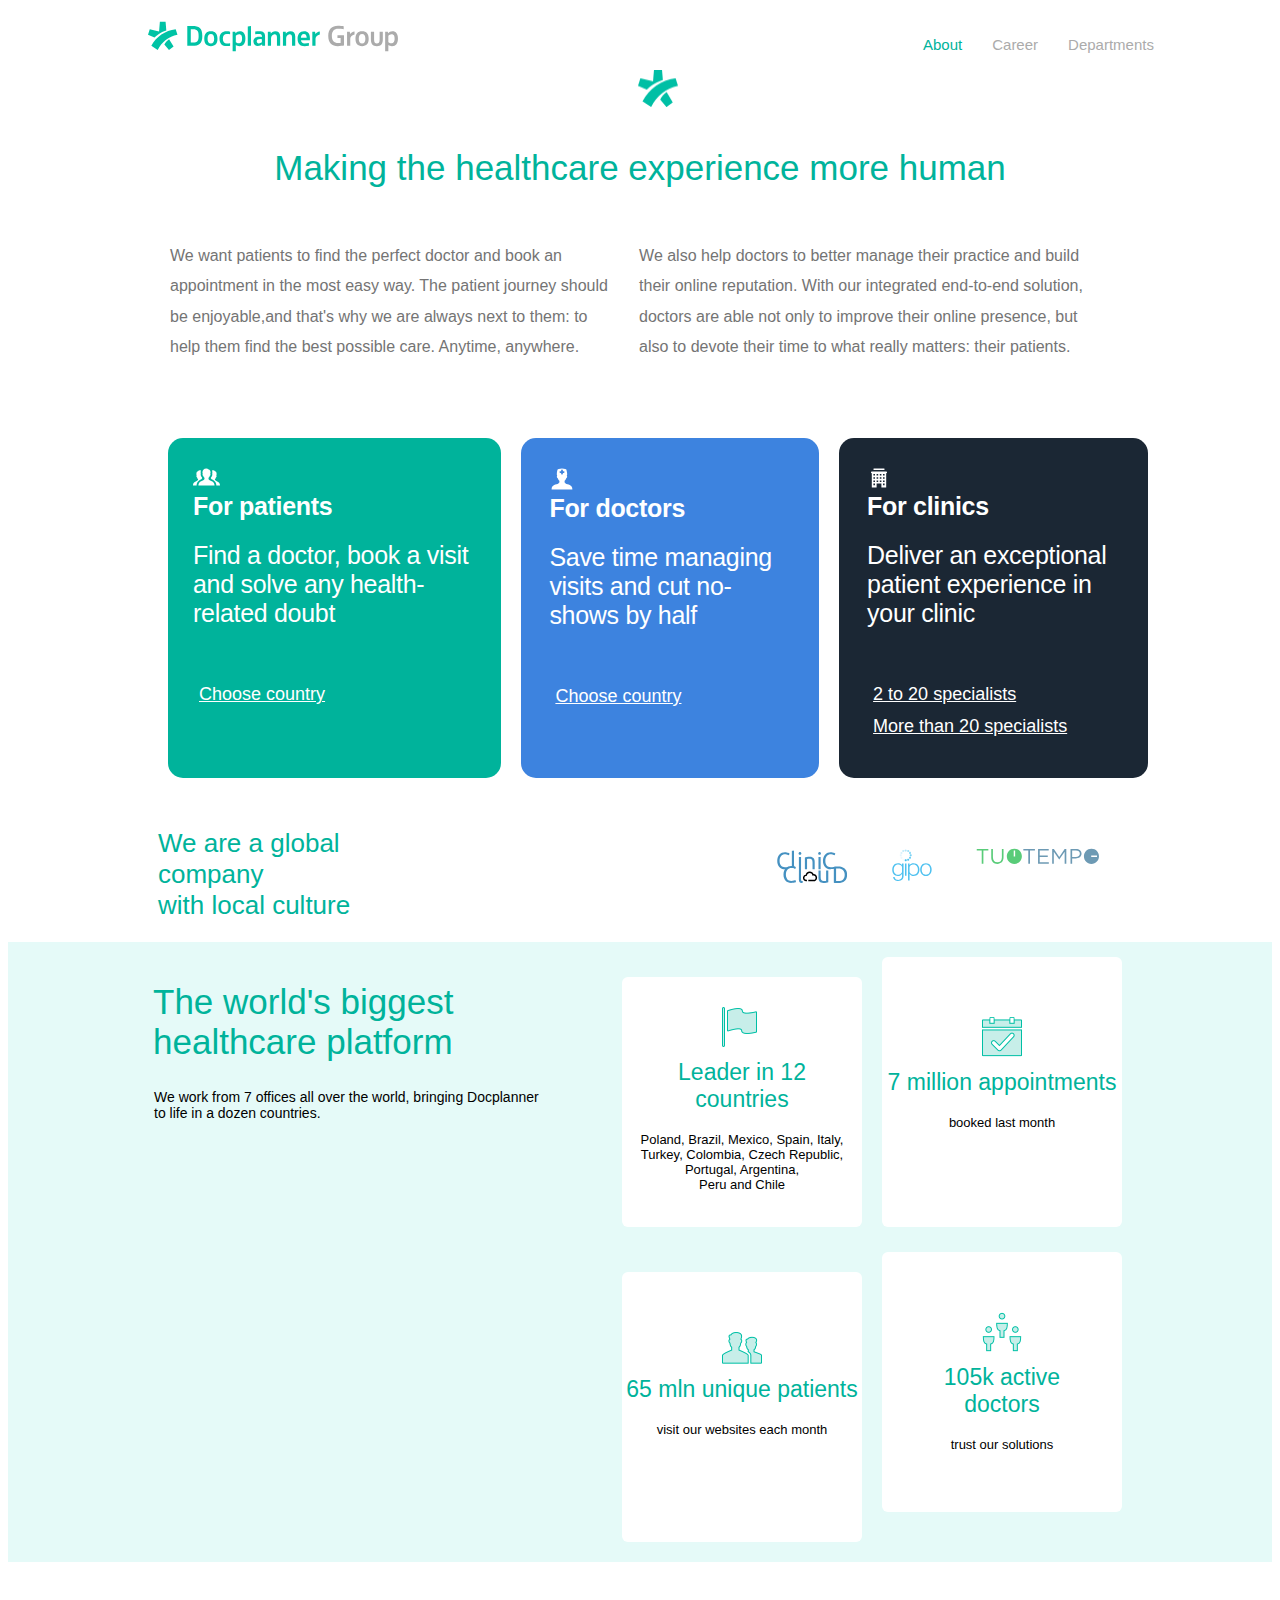
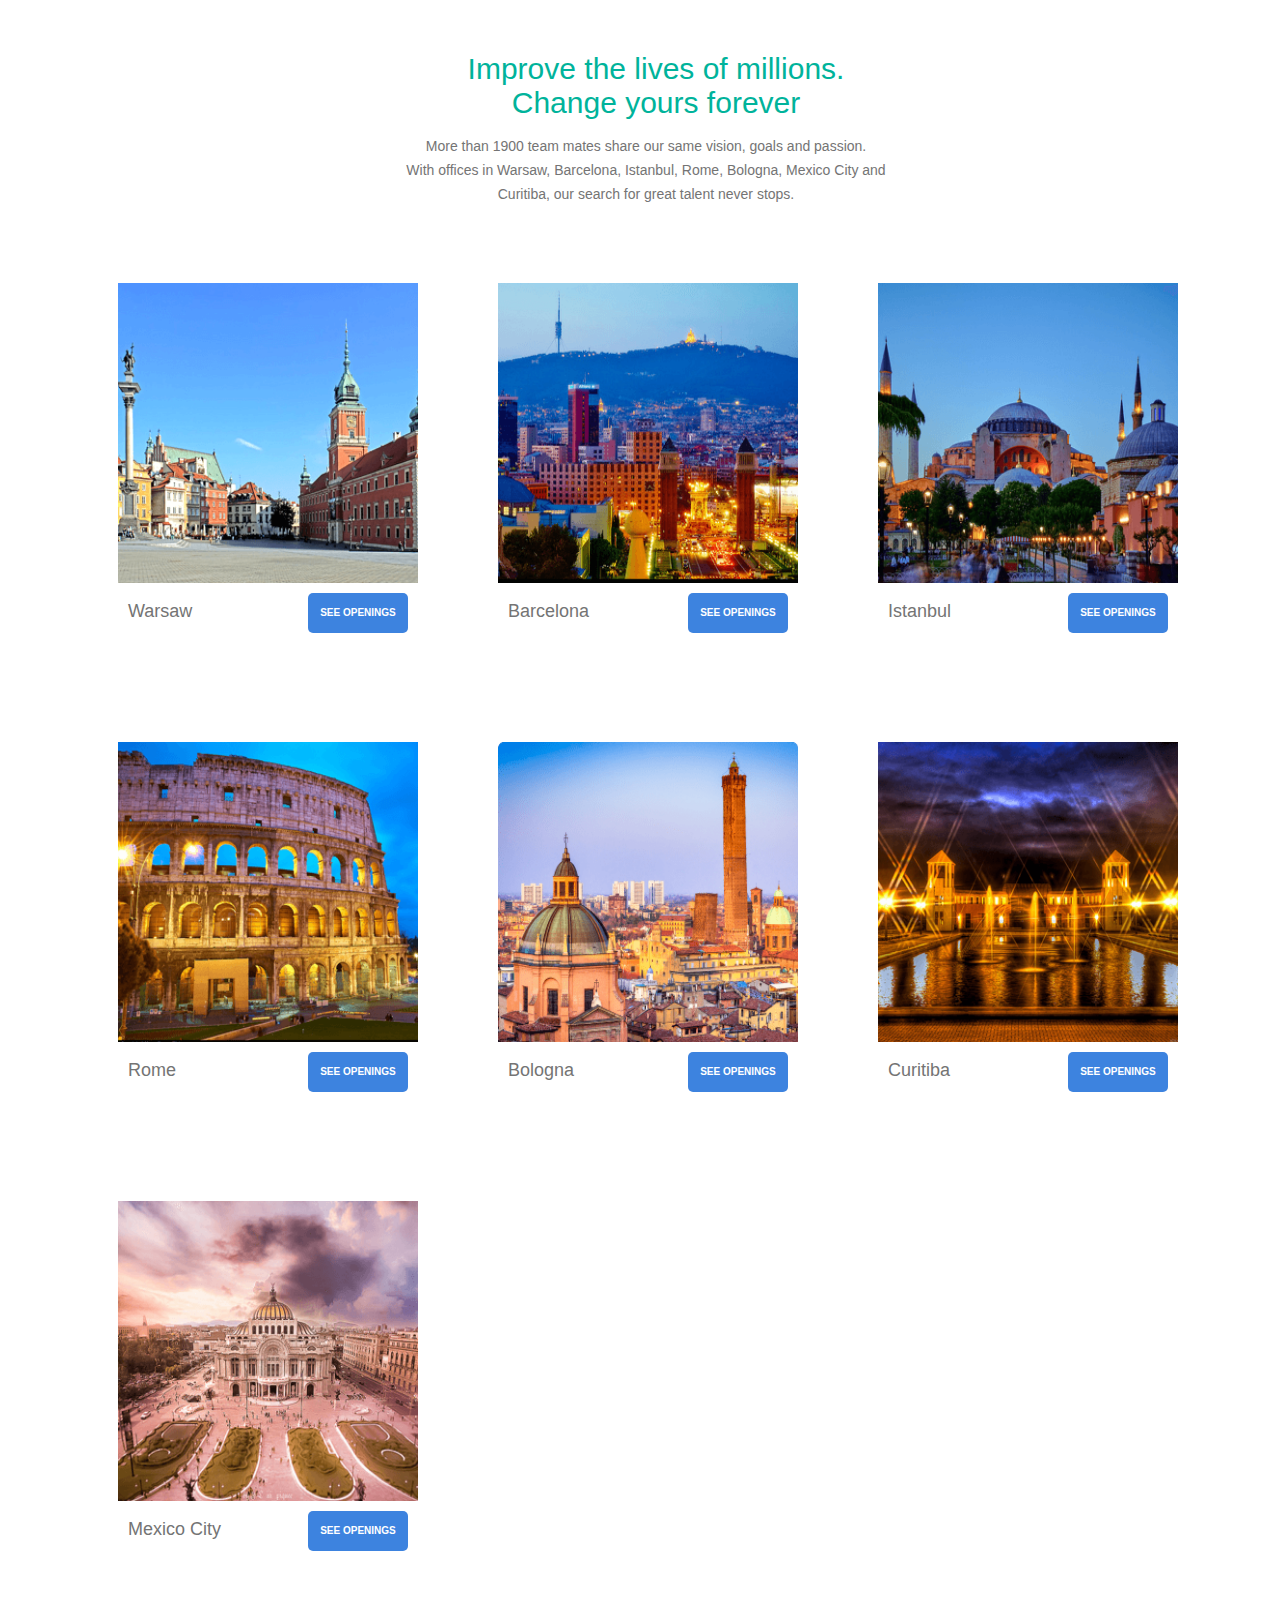
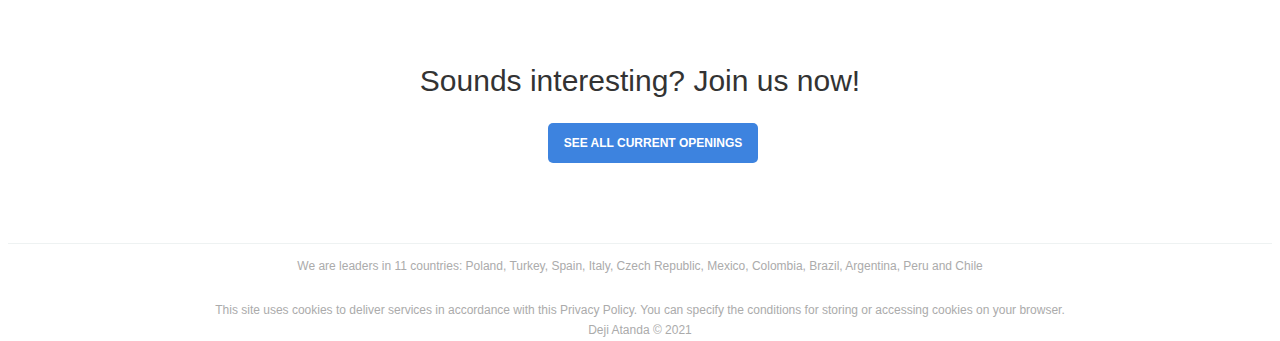
<file: test.html>
<html>
    <head>
        <meta charset="UTF-8">
        <meta name="description" content="Free Web tutorials">
        <meta name="keywords" content="HTML, CSS, JavaScript">
        <meta name="author" content="John Doe">
        <meta name="viewport" content="width=device-width, initial-scale=1.0">
        <title>My page title</title>
    <link rel="stylesheet" href="test.css">
    </head>
    <body>    
      <div>
        <header>
            <svg width="250" height="33" viewBox="0 0 3563 417" xmlns="http://www.w3.org/2000/svg">
            <path class="p2" d="M2342 140h39.51l3.234 32.202h.41c10.096-14.742 34.692-33.622 63.347-35.202v42c-41.727 8.152-60.88 35.822-60.88 60.93V340H2342V140zm-210 100.615v-.82c0-61.51 29.935-105.795 91.854-105.795 57.408 0 84.062 33.215 84.062 102.925 0 7.38-.52 17.57-1.313 25.075h-126.745c3.274 28.172 19.693 45 53.394 45 21.323 0 41.358-1.995 59.928-4.426v38.204c-20.865 3.273-38.57 5.222-61.123 5.222C2166.445 346 2132 313.195 2132 240.615zM2179.156 228h82.422c0-31.294-8.2-56-38.955-56-31.984 0-42.646 26.353-43.467 56zM1923 140h39.707s1.84 19.854 2.652 27h.537c10.998-17.24 34.09-33 62.018-33 47.172 0 70.582 25.12 70.582 76.068V340h-45.62V219.47c0-32.522-12.52-45.262-37.114-43.53-22.288 1.57-47.142 27.032-47.142 58.875V340H1923V140zm-215 0h39.707s1.84 19.854 2.652 27h.537c10.998-17.24 34.09-33 62.018-33 47.172 0 70.582 25.12 70.582 76.068V340h-45.62V219.47c0-32.522-12.52-45.262-37.114-43.53-22.288 1.57-47.142 27.032-47.142 58.875V340H1708V140zm-179.718-3.87c19.82-1.64 41.32-2.13 62.083-2.13 48.91 0 78.09 18.906 78.09 72.336V340h-41.02l-2.038-20.007h-.533c-14.067 15.157-34.5 24.007-60.666 24.007-34.658 0-62.198-22.447-62.198-66.93 0-41.37 34.497-79.893 120.834-61.57v-12.04c0-23.84-13.975-30.5-41.512-30.5-16.903 0-31.237 1.145-53.04 3.01v-39.84zm94.552 111.018c-36.58-9.306-73.158 2.127-73.158 30.4 0 18.754 12.446 29.773 31.003 28.948 14.625-.65 30.725-7.14 42.154-17.263v-42.085zM1467.62 60v280H1422V65.29l45.62-5.29zM1206 140h38.534l2.48 21.66h.734c13.378-16.183 35.768-27.66 61.606-27.66 51.27 0 78.748 38.143 78.748 102.945v2.05c0 62.343-27.48 107.05-84.9 107.05-20.097 0-39.783-7.794-51.678-16.816V417H1206V140zm45.525 58.572v92.103c9.434 7.382 24.61 13.944 39.374 13.944 38.553 0 49.627-29.94 49.627-65.214 0-31.99-6.152-62.998-43.476-62.998-18.044 0-35.492 10.615-45.525 22.164zM1066.68 240c.126 43.695 19.053 67 56.734 67 15.92 0 32.102-1.976 46.79-3.95V340c-12.063 2.416-32.054 5-52.564 5-56.193 0-98.47-30.93-98.64-105 .17-74.07 42.446-105 98.64-105 20.51 0 40.5 2.583 52.563 5v36.95c-14.688-1.974-30.87-3.95-46.79-3.95-37.68 0-56.607 23.304-56.733 67zM802 241.025v-2.05C802 172.134 832.754 134 896.313 134c63.148 0 93.903 38.135 93.903 104.975v2.05c0 66.84-30.755 104.976-93.903 104.976C832.753 346 802 307.866 802 241.026zM896.207 172c-32.3 0-47.207 21.916-47.207 67.704S863.907 307 896.207 307 943 285.56 943 239.704 928.507 172 896.207 172zM560 340V60h70.326c97.996 0 143.6 29.43 143.6 140s-45.603 140-143.6 140H560zm161.547-140c0-62.95-12.776-94.718-80.31-94.718h-31.302V294.72h31.302c67.534 0 80.31-31.77 80.31-94.72zM232.932 323.285c10.11-24.788 38.553-59.475 67.565-77.37l64.236 106.28L298.938 400l-66.006-76.715zm-94.887 76.6l-90.568-58.252c68.57-128.172 196.7-219.447 347.3-236.452L420 182.885c-124.13 24.45-227.718 106.386-281.955 217zM157.81 136.08L169.257 0h81.356l10.336 123.062c-46.68 16.01-74.133 28.8-105.586 48.135-23.22 14.24-44.337 30.902-63.23 50.012L0 182.313l25.114-77.48L157.81 136.08z" fill="#00C3A5"></path>
            <path class="p1" d="M2837 140h39.51l3.234 32.202h.41c10.096-14.742 34.692-33.622 63.347-35.202v42c-41.727 8.152-60.88 35.822-60.88 60.93V340H2837V140zm646.313-6c-25.84 0-48.23 11.477-61.607 27.66h-.734l-2.48-21.66h-38.534v277h45.526v-87.77c11.894 9.02 31.58 16.814 51.678 16.814 57.42 0 84.9-44.706 84.9-107.048v-2.05c0-64.803-27.48-102.946-78.75-102.946zm-18.456 170.62c-14.766 0-29.94-6.563-39.374-13.945v-92.103c10.03-11.55 27.48-22.164 45.525-22.164 37.323 0 43.476 31.008 43.476 62.998 0 35.274-11.074 65.213-49.627 65.213zM3051.313 134c-63.56 0-94.313 38.135-94.313 104.975v2.05c0 66.84 30.754 104.976 94.313 104.976 63.148 0 93.903-38.134 93.903-104.974v-2.05c0-66.84-30.754-104.976-93.903-104.976zm-.106 173c-32.3 0-47.207-21.508-47.207-67.296S3018.907 172 3051.207 172 3098 193.85 3098 239.704 3083.507 307 3051.207 307zM2745 300.067V231h-45v-42h93v149.082c-17.3 3.1-57.795 7.918-86.997 7.918-84.806 0-136.78-48.595-137.004-146 .223-97.405 52.21-146 137.002-146 29.202 0 67.033 4.424 82.997 6.952v43.38c-20.527-2.42-56.863-5.492-78.973-5.492-58.98 0-89.64 37.11-89.826 101.16.187 64.05 30.935 101.16 89.828 101.16 8.636 0 24.7-.42 34.972-1.093zM3261.716 307c23.643 0 39.387-8.563 39.387-51.74V140h45.51l.104 108.113c0 69.004-24.732 97.887-85 97.887s-85-28.883-85-97.887L3176.82 140h45.51v115.26c0 43.177 15.743 51.74 39.386 51.74z" fill="#ababab"></path>
            </svg>
         <nav class="container">
            <ul>    
                <li ><a class="active" href="#about">About</a></li>
                <li ><a href="#career">Career</a></li>
                <li ><a href="#departments">Departments</a>
                    </li>
            </ul>
         </nav>
        </header>
      </div>
     <div class="body">  
        <div class="logo">
        <img  src="sygnet.png"
        width="40" 
     height="40">
        </div>
        <h1>Making the healthcare experience more human</h1>
           
        <div class="para1">
            <p>We want patients to find the perfect doctor and book an appointment in the most easy way. 
                The patient journey should be enjoyable,and that's why we are always next to them: to help 
                them find the best possible care. Anytime, anywhere.</p>
            <p>We also help doctors to better manage their practice and build their online reputation. 
                   With our integrated end-to-end solution, doctors are able not only to improve their online presence,
                 but also to devote their time to what really matters: their patients.</p>
        </div>
        <div class="boxes">
            <article class="Gbox">
                <svg width="27" height="27" viewBox="0 0 24 24" fill="none" xmlns="http://www.w3.org/2000/svg">
                    <path d="M12 4.80005C9.4544 4.80005 8.4 6.43285 8.4 8.40005C8.4 9.06245 8.71719 9.72817 8.71719 9.72817C8.58999 9.80177 8.37845 10.0357 8.43125 10.4485C8.52965 11.2181 8.86376 11.4122 9.07656 11.4282C9.15736 12.1466 9.9304 13.0664 10.2 13.2V14.2735C9.6 16.0735 4.8 15.8 4.8 20H19.2C19.2 15.8 14.4 16.0735 13.8 14.2735V13.2C14.0704 13.0664 14.8426 12.1466 14.9234 11.4282C15.1362 11.4122 15.4704 11.2181 15.5688 10.4485C15.6215 10.0349 15.41 9.80177 15.2828 9.72817C15.2828 9.72817 15.6 9.12725 15.6 8.40005C15.6 6.94325 15.028 5.70005 13.8 5.70005C13.8 5.70005 13.3736 4.80005 12 4.80005ZM18 6.39849C17.5904 6.39849 17.2419 6.47257 16.9219 6.57817C17.0971 7.12137 17.2 7.72725 17.2 8.40005C17.2 8.82565 17.1332 9.21584 17.0484 9.54224C17.1644 9.88544 17.2043 10.2628 17.1547 10.65C17.0419 11.5308 16.6999 12.1295 16.2703 12.5063C16.1455 12.8087 15.9746 13.0952 15.7906 13.3688C16.0178 13.8352 16.3504 14.2504 16.5 14.3344V14.3438C18.1296 15.1078 20.8 16.392 20.8 20H24C24 16.0336 20 16.6032 19.5 14.9032V14.3329C19.7248 14.2065 20.3687 13.3378 20.4359 12.6594C20.6127 12.6442 20.8918 12.4616 20.9734 11.7344C21.0174 11.344 20.8415 11.1243 20.7359 11.0547C20.7359 11.0547 21 10.4856 21 9.80005C21 8.42405 20.5232 7.25005 19.5 7.25005C19.5 7.25005 19.1448 6.39849 18 6.39849ZM6 6.40005C4.8552 6.40005 4.5 7.25005 4.5 7.25005C3.4768 7.25005 3 8.42561 3 9.80161C3 10.488 3.26406 11.0547 3.26406 11.0547C3.15766 11.1235 2.98256 11.344 3.02656 11.7344C3.10816 12.4616 3.38726 12.6458 3.56406 12.661C3.63126 13.3394 4.2752 14.208 4.5 14.3344V14.9032C4 16.6024 0 16.0336 0 20H3.2C3.2 16.392 5.8704 15.1086 7.5 14.3438V14.3329C7.6496 14.2489 7.98217 13.836 8.20938 13.3688C8.02538 13.0952 7.85449 12.8071 7.72969 12.5047C7.30009 12.1287 6.95731 11.53 6.84531 10.65C6.79491 10.258 6.83629 9.87457 6.95469 9.52817C6.86829 9.19937 6.8 8.80885 6.8 8.40005C6.8 7.73845 6.89366 7.13025 7.06406 6.57505C6.74806 6.47185 6.404 6.40005 6 6.40005Z" fill="white"/>
                    </svg>                    
                <h2>For patients</h2>
                <h2 id="bold">Find a doctor, book a visit and solve any health-related doubt</h2>
                <input id="gbutton" type="button" class="button" value="Choose country">
            </article>
            <article class="LBbox">
                    <svg width="26" height="26" viewBox="0 0 24 24" fill="none" xmlns="http://www.w3.org/2000/svg">
                        <path d="M11.9999 2.40002C9.5999 2.40002 7.9999 3.20002 7.9999 3.20002C7.9999 3.20002 7.1999 4.80002 7.1999 8.00002H7.2999C7.4247 8.54882 7.62178 8.9719 7.62178 8.9719C7.45218 9.0695 7.17325 9.37931 7.24365 9.92971C7.37485 10.9561 7.81983 11.2159 8.10303 11.2375C8.21103 12.1959 9.2399 13.4216 9.5999 13.6V15.2C9.59815 15.2053 9.5939 15.2089 9.59209 15.2141C9.32753 15.2469 9.0915 15.403 8.97178 15.6453L8.72178 16.1485C6.74734 17.2556 2.3999 16.9811 2.3999 21.6H21.5999C21.5999 16.9811 17.2525 17.2556 15.278 16.1485L15.028 15.6453C14.9083 15.403 14.6723 15.2469 14.4077 15.2141C14.4059 15.2089 14.4017 15.2053 14.3999 15.2V13.6C14.7599 13.4216 15.7888 12.1967 15.8968 11.2391C16.18 11.2175 16.625 10.9561 16.7562 9.92971C16.8266 9.37851 16.5476 9.0695 16.378 8.9719L16.7077 8.00002H16.7999C16.7999 5.60002 15.9999 3.20002 15.9999 3.20002C15.9999 3.20002 14.3999 2.40002 11.9999 2.40002ZM11.9999 3.20002C12.4415 3.20002 12.7999 3.55842 12.7999 4.00002V4.80002H13.5999C14.0415 4.80002 14.3999 5.15842 14.3999 5.60002C14.3999 6.04162 14.0415 6.40002 13.5999 6.40002H12.7999V7.20002C12.7999 7.64162 12.4415 8.00002 11.9999 8.00002C11.5583 8.00002 11.1999 7.64162 11.1999 7.20002V6.40002H10.3999C9.9583 6.40002 9.5999 6.04162 9.5999 5.60002C9.5999 5.15842 9.9583 4.80002 10.3999 4.80002H11.1999V4.00002C11.1999 3.55842 11.5583 3.20002 11.9999 3.20002Z" fill="white"/>
                        </svg>                        
                <h2 >For doctors</h2>
                <h2 id="bold">Save time managing visits and cut no-shows by half</h2>
                <input id="Lbbutton" type="button" class="button" value="Choose country">
            </article>
            <article class="DBbox">
                <svg width="24" height="24" viewBox="0 0 24 24" fill="none" xmlns="http://www.w3.org/2000/svg">
                    <path d="M7.20016 2.39998C7.09415 2.39848 6.9889 2.41807 6.89053 2.4576C6.79216 2.49713 6.70262 2.55582 6.62712 2.63025C6.55163 2.70469 6.49168 2.79339 6.45076 2.89119C6.40984 2.989 6.38877 3.09396 6.38877 3.19998C6.38877 3.306 6.40984 3.41097 6.45076 3.50877C6.49168 3.60658 6.55163 3.69527 6.62712 3.76971C6.70262 3.84415 6.79216 3.90283 6.89053 3.94237C6.9889 3.9819 7.09415 4.00148 7.20016 3.99998H16.8002C16.9062 4.00148 17.0114 3.9819 17.1098 3.94237C17.2082 3.90283 17.2977 3.84415 17.3732 3.76971C17.4487 3.69527 17.5087 3.60658 17.5496 3.50877C17.5905 3.41097 17.6116 3.306 17.6116 3.19998C17.6116 3.09396 17.5905 2.989 17.5496 2.89119C17.5087 2.79339 17.4487 2.70469 17.3732 2.63025C17.2977 2.55582 17.2082 2.49713 17.1098 2.4576C17.0114 2.41807 16.9062 2.39848 16.8002 2.39998H7.20016ZM4.80016 5.59998C4.69415 5.59848 4.5889 5.61807 4.49053 5.6576C4.39215 5.69713 4.30262 5.75582 4.22712 5.83025C4.15163 5.90469 4.09168 5.99339 4.05076 6.09119C4.00984 6.189 3.98877 6.29396 3.98877 6.39998C3.98877 6.506 4.00984 6.61097 4.05076 6.70877C4.09168 6.80658 4.15163 6.89528 4.22712 6.96971C4.30262 7.04415 4.39215 7.10284 4.49053 7.14237C4.5889 7.1819 4.69415 7.20148 4.80016 7.19998V21.6H9.60016V17.6H14.4002V21.6H19.2002V7.19998C19.3062 7.20148 19.4114 7.1819 19.5098 7.14237C19.6082 7.10284 19.6977 7.04415 19.7732 6.96971C19.8487 6.89528 19.9087 6.80658 19.9496 6.70877C19.9905 6.61097 20.0116 6.506 20.0116 6.39998C20.0116 6.29396 19.9905 6.189 19.9496 6.09119C19.9087 5.99339 19.8487 5.90469 19.7732 5.83025C19.6977 5.75582 19.6082 5.69713 19.5098 5.6576C19.4114 5.61807 19.3062 5.59848 19.2002 5.59998H4.80016ZM6.40016 7.99998H8.00016V9.59998H6.40016V7.99998ZM9.60016 7.99998H11.2002V9.59998H9.60016V7.99998ZM12.8002 7.99998H14.4002V9.59998H12.8002V7.99998ZM16.0002 7.99998H17.6002V9.59998H16.0002V7.99998ZM6.40016 11.2H8.00016V12.8H6.40016V11.2ZM9.60016 11.2H11.2002V12.8H9.60016V11.2ZM12.8002 11.2H14.4002V12.8H12.8002V11.2ZM16.0002 11.2H17.6002V12.8H16.0002V11.2ZM6.40016 14.4H8.00016V16H6.40016V14.4ZM9.60016 14.4H11.2002V16H9.60016V14.4ZM12.8002 14.4H14.4002V16H12.8002V14.4ZM16.0002 14.4H17.6002V16H16.0002V14.4ZM6.40016 17.6H8.00016V19.2H6.40016V17.6ZM16.0002 17.6H17.6002V19.2H16.0002V17.6Z" fill="white"/>
                    </svg>                    
                <h2 >For clinics</h2>
                <h2 id="bold">Deliver an exceptional patient experience in your clinic</h2>
                <input id="DBbutton" type="button" class="button" value="2 to 20 specialists">
                <input id="DBbutton2" type="button" class="button" value="More than 20 specialists">
            </article>
        </div>
        <div class="logoPlty">
            <h2 >We are a global company<br> with local culture</h2>
                <div class="companies">
                    <svg width="71" height="38" viewBox="0 0 81 38" fill="none" xmlns="http://www.w3.org/2000/svg">
                        <g clip-path="url(#clip0)">
                        <path d="M19.8511 18.2233C19.9609 18.3331 20.1095 18.4322 20.2727 18.523C20.552 18.622 20.7902 18.7208 20.9876 18.8192C21.2715 18.9616 21.4673 19.0682 21.5738 19.1389L20.8278 21.2705C20.6679 21.164 20.4373 21.0487 20.135 20.9246C19.8327 20.8006 19.4907 20.6756 19.1089 20.5516C18.7272 20.4276 18.3096 20.3249 17.8571 20.2454C17.4046 20.165 16.9463 20.1253 16.4851 20.1253C15.5084 20.1253 14.6287 20.2939 13.8477 20.6311C13.0658 20.9682 12.4002 21.4575 11.8498 22.096C11.2995 22.7355 10.877 23.5126 10.5844 24.4273C10.2918 25.3419 10.1446 26.368 10.1446 27.5045C10.1446 28.6062 10.2734 29.609 10.5311 30.5159C10.7889 31.4218 11.1745 32.1989 11.69 32.8471C12.2045 33.4953 12.8488 33.9972 13.622 34.3528C14.3942 34.7084 15.2963 34.8857 16.3262 34.8857C17.516 34.8857 18.5024 34.7617 19.2833 34.5127C20.0652 34.2636 20.6514 34.0418 21.0419 33.846L21.7085 35.9777C21.5835 36.0668 21.3616 36.1772 21.0419 36.311C20.7222 36.4447 20.323 36.5735 19.8424 36.6976C19.3618 36.8216 18.8037 36.9282 18.1633 37.0173C17.5248 37.1064 16.832 37.151 16.0859 37.151C14.7895 37.151 13.6084 36.9378 12.5426 36.5115C11.4768 36.0852 10.5622 35.4632 9.79768 34.6464C9.03418 33.8296 8.44314 32.8209 8.02554 31.6224C7.60794 30.4229 7.39962 29.0509 7.39962 27.5055C7.39962 25.9601 7.63507 24.5881 8.10596 23.3886C8.37715 22.6978 8.70266 22.0706 9.08266 21.5068C9.01624 21.5076 8.94938 21.5079 8.8821 21.5079C7.58569 21.5079 6.40459 21.2948 5.33879 20.8684C4.27298 20.4421 3.35736 19.8201 2.59386 19.0033C1.83036 18.1865 1.23932 17.1779 0.821718 15.9793C0.404117 14.7808 0.195801 13.4078 0.195801 11.8624C0.195801 10.317 0.431246 8.94501 0.902138 7.7455C1.37303 6.54598 2.00767 5.53831 2.80702 4.72152C3.60637 3.90473 4.53943 3.28269 5.60524 2.85637C6.67104 2.43004 7.80757 2.21688 9.01581 2.21688C9.77931 2.21688 10.4682 2.27017 11.0806 2.37675C11.6939 2.48334 12.2268 2.60736 12.6793 2.74979C13.1327 2.89222 13.5009 3.03368 13.7848 3.17611C14.0687 3.31854 14.2644 3.42512 14.371 3.49585L13.6249 5.62746C13.465 5.52087 13.2344 5.40557 12.9321 5.28058C12.6298 5.15656 12.2878 5.03157 11.9061 4.90755C11.5243 4.78353 11.1067 4.68083 10.6542 4.60138C10.2018 4.52096 9.74346 4.48123 9.28226 4.48123C8.30559 4.48123 7.42582 4.64982 6.64488 4.987C5.86297 5.32515 5.19732 5.81349 4.64698 6.452C4.09664 7.09148 3.67419 7.86855 3.38158 8.7832C3.088 9.69785 2.9417 10.7239 2.9417 11.8605C2.9417 12.9621 3.07056 13.9649 3.32829 14.8718C3.58602 15.7778 3.97165 16.5548 4.48711 17.203C5.00257 17.8512 5.64593 18.3531 6.41912 18.7087C7.19231 19.0643 8.0934 19.2416 9.12335 19.2416C10.2743 19.2416 11.2431 19.1428 12.0208 18.8627C12.2746 18.729 12.537 18.6079 12.8081 18.4994C13.8739 18.0731 15.0104 17.86 16.2187 17.86C16.4891 17.86 16.7501 17.8667 17.0017 17.88C16.9635 17.6012 16.9444 17.3016 16.9444 16.9812V0.487379L19.4025 0.0639648V16.5839C19.4025 16.9889 19.4374 17.3242 19.5081 17.5887C19.5779 17.8532 19.6932 18.0644 19.8511 18.2233Z" fill="#4591C1"/>
                        <path d="M26.2023 5.12943C25.7586 5.12943 25.3807 4.98313 25.0697 4.68955C24.7587 4.39597 24.6036 4.00162 24.6036 3.5036C24.6036 3.00655 24.7587 2.61123 25.0697 2.31765C25.3807 2.02504 25.7576 1.87777 26.2023 1.87777C26.6461 1.87777 27.024 2.02407 27.335 2.31765C27.646 2.61123 27.801 3.00655 27.801 3.5036C27.801 4.00065 27.645 4.39597 27.335 4.68955C27.023 4.98313 26.6461 5.12943 26.2023 5.12943Z" fill="#4591C1"/>
                        <path d="M27.4173 21.5612L27.4542 7.63407H24.9757L25.0181 21.1057L24.9612 33.4565C24.9612 34.7704 25.278 35.7383 25.9117 36.3604C26.5453 36.9824 27.6189 37.3109 29.1333 37.3467L29.4753 35.2684C29.0877 35.2151 28.7622 35.1492 28.4986 35.0688C28.2351 34.9894 28.0229 34.8692 27.865 34.7093C27.707 34.5495 27.5917 34.3363 27.522 34.0699C27.4513 33.8034 27.4164 33.4662 27.4164 33.0574L27.4173 21.5612Z" fill="#4591C1"/>
                        <path d="M34.0776 7.60016C33.1359 7.76003 32.3811 7.91118 31.8123 8.05264V21.5079H34.2898V9.81122C34.379 9.79281 34.5253 9.76664 34.7297 9.73079C34.9342 9.69591 35.1648 9.66491 35.4225 9.63778C35.6802 9.61065 35.9515 9.58934 36.2354 9.57093C36.5203 9.55349 36.7954 9.54476 37.0619 9.54476C37.7188 9.54476 38.2701 9.62906 38.7139 9.79765C39.1576 9.96721 39.5132 10.2375 39.7797 10.6106C40.0461 10.9826 40.236 11.4719 40.3523 12.0756C40.4676 12.6792 40.5257 13.4078 40.5257 14.2605V21.5079H43.0042V13.7276C43.0042 12.7867 42.9151 11.9254 42.7378 11.1435C42.5595 10.3625 42.2533 9.69204 41.8183 9.13201C41.3832 8.57295 40.8009 8.13791 40.0733 7.82688C39.3446 7.51683 38.43 7.36084 37.3283 7.36084C36.1027 7.36084 35.0185 7.44029 34.0776 7.60016Z" fill="#4591C1"/>
                        <path d="M48.5358 5.14784C48.092 5.14784 47.7141 5.00154 47.4031 4.70796C47.0921 4.41535 46.937 4.02003 46.937 3.52201C46.937 3.02496 47.0921 2.62964 47.4031 2.33606C47.7141 2.04248 48.091 1.89617 48.5358 1.89617C48.9795 1.89617 49.3574 2.04248 49.6684 2.33606C49.9794 2.62964 50.1345 3.02496 50.1345 3.52201C50.1345 4.01906 49.9785 4.41438 49.6684 4.70796C49.3574 5.00154 48.9805 5.14784 48.5358 5.14784Z" fill="#4591C1"/>
                        <path d="M49.7886 21.5079H47.311V7.65248H49.7886V21.5079Z" fill="#4591C1"/>
                        <path fill-rule="evenodd" clip-rule="evenodd" d="M57.5466 20.8684C58.6124 21.2948 59.7935 21.5079 61.0899 21.5079C61.836 21.5079 62.5288 21.4634 63.1682 21.3742C63.7988 21.2864 64.3505 21.1818 64.8251 21.0602V36.8293C65.5528 37.0066 66.3657 37.1268 67.2629 37.1888C68.1601 37.2508 68.9817 37.2818 69.7278 37.2818C71.2374 37.2818 72.6229 37.0909 73.8844 36.7092C75.146 36.3265 76.2292 35.749 77.1351 34.9768C78.0411 34.2036 78.7435 33.2269 79.2406 32.0458C79.7376 30.8647 79.9866 29.4743 79.9866 27.8756C79.9866 26.2769 79.7376 24.8875 79.2406 23.7054C78.7426 22.5243 78.0411 21.5467 77.1351 20.7745C76.2292 20.0022 75.146 19.4248 73.8844 19.043C72.6229 18.6613 71.2374 18.4704 69.7278 18.4704C68.9817 18.4704 68.1601 18.5014 67.2629 18.5634C66.3767 18.6246 65.5736 18.7426 64.8519 18.9164C64.7463 18.9303 64.6196 18.9533 64.4647 18.9897C63.6653 19.1777 62.5201 19.2416 61.3302 19.2416C60.3003 19.2416 59.3982 19.0643 58.626 18.7087C57.8528 18.3531 57.2085 17.8512 56.694 17.203C56.1785 16.5548 55.7929 15.7778 55.5352 14.8718C55.2774 13.9649 55.1486 12.9621 55.1486 11.8605C55.1486 10.7239 55.2949 9.69785 55.5885 8.7832C55.8811 7.86855 56.3025 7.09148 56.8539 6.452C57.4032 5.81349 58.0698 5.32515 58.8517 4.987C59.6327 4.64982 60.5125 4.48123 61.4891 4.48123C61.9503 4.48123 62.4086 4.52096 62.8611 4.60138C63.3146 4.68083 63.7312 4.78353 64.1139 4.90755C64.4957 5.03157 64.8377 5.15656 65.14 5.28058C65.4423 5.40557 65.6729 5.52087 65.8328 5.62746L66.5788 3.49585C66.4722 3.42512 66.2765 3.31854 65.9926 3.17611C65.7087 3.03368 65.3405 2.89222 64.8871 2.74979C64.4336 2.60736 63.9007 2.48334 63.2884 2.37675C62.676 2.27017 61.9871 2.21688 61.2236 2.21688C60.0154 2.21688 58.8789 2.43004 57.8131 2.85637C56.7473 3.28269 55.8142 3.90473 55.0149 4.72152C54.2155 5.53831 53.5809 6.54598 53.11 7.7455C52.6391 8.94501 52.4036 10.317 52.4036 11.8624C52.4036 13.4078 52.612 14.7808 53.0296 15.9793C53.4472 17.1779 54.0382 18.1865 54.8017 19.0033C55.5652 19.8201 56.4808 20.4421 57.5466 20.8684ZM75.4308 33.1378C74.2226 34.3906 72.3933 35.0165 69.9419 35.0165C69.2133 35.0165 68.6494 35.0078 68.2502 34.9903C67.851 34.9729 67.571 34.9545 67.4111 34.937V20.8151C67.571 20.7977 67.851 20.7793 68.2502 20.7619C68.6494 20.7434 69.2133 20.7347 69.9419 20.7347C72.3933 20.7347 74.2226 21.3606 75.4308 22.6135C76.6381 23.8653 77.2427 25.62 77.2427 27.8756C77.2427 30.1312 76.6381 31.8859 75.4308 33.1378Z" fill="#4591C1"/>
                        <path d="M58.5194 36.5241C57.9507 36.6665 57.2007 36.8177 56.2677 36.9766C55.3356 37.1365 54.2562 37.2169 53.0305 37.2169C51.9647 37.2169 51.0675 37.0609 50.3399 36.7508C49.6112 36.4398 49.0251 36.0009 48.5813 35.4322C48.1366 34.8634 47.8178 34.1929 47.6221 33.4207C47.4263 32.6475 47.3285 31.791 47.3285 30.8492V23.0688H49.807V30.3163C49.807 32.0041 50.0734 33.2114 50.6063 33.94C51.1392 34.6687 52.0355 35.032 53.297 35.032C53.5634 35.032 53.8386 35.0233 54.1235 35.0058C54.4074 34.9884 54.6738 34.9661 54.9228 34.939C55.1718 34.9118 55.3976 34.8857 55.602 34.8586C55.8065 34.8314 55.9528 34.8014 56.0419 34.7655V23.0679H58.5194V36.5241Z" fill="#4591C1"/>
                        <path d="M37.3663 24.0803H37.3382C36.128 24.0871 34.9876 24.5173 34.1272 25.2924C33.3786 25.9666 32.9161 26.8317 32.7931 27.7692C30.867 27.8237 29.5791 29.7435 29.5791 31.539C29.5791 33.54 31.2076 35.1803 33.2493 35.2827V35.2829H33.2537C33.3193 35.2861 33.3854 35.2877 33.4518 35.2877C33.5101 35.2877 33.5684 35.286 33.6266 35.2829H34.1417V33.5931H33.2493C32.1264 33.5175 31.2844 32.6164 31.2844 31.539C31.2844 30.9964 31.4985 30.3744 31.8502 29.9306C31.919 29.8085 32.014 29.701 32.1322 29.6167C32.1932 29.5566 32.2591 29.5024 32.3386 29.4597C32.4316 29.388 32.8773 29.1923 33.0168 29.1739C33.0385 29.169 33.0618 29.1616 33.0859 29.1539C33.1286 29.1403 33.1737 29.126 33.2164 29.1235C33.2862 29.1099 33.4664 29.1099 33.4761 29.1099C33.5365 29.0965 33.7083 29.1267 33.7939 29.1418L33.794 29.1418C33.8195 29.1463 33.8374 29.1494 33.8423 29.1497C33.8433 29.1493 33.8443 29.1488 33.8453 29.1482C33.8993 29.1593 33.9447 29.1684 33.9745 29.1745L33.9753 29.1746C33.9887 29.1773 33.9989 29.1794 34.0051 29.1807C34.0157 29.1818 34.0267 29.1825 34.0378 29.1831C34.0561 29.1843 34.0745 29.1854 34.0913 29.1884C34.1088 29.1836 34.1252 29.1749 34.1398 29.1623C34.1446 29.1584 34.1533 28.9976 34.1533 28.9762C34.1533 28.9045 34.1611 28.8338 34.1747 28.765C34.1844 28.3552 34.7124 27.1779 34.8461 27.0248C34.9663 26.865 35.2598 26.5646 35.2676 26.5588C35.8925 26.1121 36.5543 25.7895 37.3653 25.7856C38.7363 25.7856 39.8835 26.616 40.1751 27.7215C40.211 27.8232 40.3292 28.4075 40.3166 28.5635C40.335 28.6691 40.3505 28.8745 40.3369 28.9966C40.374 29.039 40.4283 29.0052 40.4689 28.9799C40.4753 28.976 40.4813 28.9722 40.4869 28.969C40.4904 28.967 40.4937 28.9651 40.4968 28.9636C40.5292 28.9487 40.5592 28.9347 40.5872 28.9215C40.8455 28.8007 40.9472 28.7532 41.4092 28.6762C41.5097 28.6621 41.6172 28.6522 41.7419 28.6497H41.7816C43.0344 28.6497 44.0537 29.7659 44.0537 31.1369C44.0537 32.3517 43.2336 33.3665 42.1543 33.5819L35.7404 33.6057L35.7472 35.2984L40.8382 35.3146C41.1284 35.3264 41.4262 35.3284 41.7264 35.3284C43.95 35.3284 45.759 33.4478 45.759 31.1359C45.759 28.8241 43.9752 26.9444 41.7816 26.9444L41.7259 26.9452C41.1151 25.2828 39.3884 24.0803 37.3663 24.0803Z" fill="black"/>
                        <path d="M34.0351 33.5117C34.0351 33.5117 34.0255 33.5137 34.009 33.5166L34.0351 33.5117Z" fill="black"/>
                        </g>
                        <defs>
                        <clipPath id="clip0">
                        <rect width="79.9352" height="37.4" fill="white" transform="translate(0.100098)"/>
                        </clipPath>
                        </defs>
                        </svg>
                        <svg width="40" height="35" viewBox="0 0 47 38" fill="none" xmlns="http://www.w3.org/2000/svg">
                            <g clip-path="url(#clip0)">
                            <path fill-rule="evenodd" clip-rule="evenodd" d="M32.2268 24.0792C32.2268 25.0904 32.0698 26.0369 31.7604 26.9096C31.4465 27.7822 31.0078 28.5487 30.4353 29.1997C29.8627 29.8554 29.1655 30.3633 28.3344 30.7327C27.5079 31.1021 26.5845 31.2868 25.5733 31.2868C24.4697 31.2868 23.4909 31.0651 22.6459 30.6219C21.8009 30.1786 21.1361 29.5553 20.6559 28.7426V36.6428H18.8597V16.7331H20.6282V18.6954C21.1268 17.9243 21.7917 17.3426 22.6321 16.9547C23.4724 16.5669 24.3682 16.3729 25.3239 16.3729C26.4459 16.3729 27.4433 16.5761 28.3067 16.9824C29.1701 17.3887 29.895 17.9382 30.4768 18.64C31.0586 19.3418 31.4926 20.1591 31.7881 21.101C32.079 22.0383 32.2268 23.031 32.2268 24.0792ZM30.4307 24.0792C30.4307 23.3035 30.3383 22.5416 30.1536 21.7844C29.9689 21.0318 29.6642 20.3576 29.244 19.7666C28.8192 19.1802 28.2651 18.7 27.5726 18.3307C26.88 17.9613 26.0396 17.7766 25.0423 17.7766C24.5436 17.7766 24.0357 17.8689 23.5093 18.0536C22.983 18.2383 22.5028 18.4876 22.0734 18.8016C21.6393 19.1156 21.293 19.4896 21.0252 19.919C20.7574 20.353 20.6235 20.8148 20.6235 21.3134V25.8984C20.6235 26.5263 20.7574 27.0804 21.0252 27.5698C21.293 28.0593 21.644 28.4748 22.0734 28.8119C22.5074 29.1536 23.0014 29.4168 23.5648 29.5968C24.1281 29.7815 24.7006 29.8739 25.2916 29.8739C26.1366 29.8739 26.8846 29.7215 27.5264 29.4168C28.1728 29.112 28.7084 28.6965 29.1424 28.1747C29.5765 27.6529 29.8997 27.0342 30.1074 26.3232C30.3291 25.6213 30.4307 24.8733 30.4307 24.0792Z" fill="#4EC1F0"/>
                            <path fill-rule="evenodd" clip-rule="evenodd" d="M13.222 33.5815C13.4621 32.8474 13.5821 32.0255 13.5821 31.1251H13.5867V16.7377H11.7906V18.7C11.3104 17.9243 10.6501 17.3471 9.8144 16.9593C8.97405 16.5714 8.0783 16.3775 7.11791 16.3775C5.99591 16.3775 5.00319 16.5807 4.13514 16.987C3.26709 17.3933 2.5468 17.9474 1.96502 18.6446C1.38786 19.3464 0.949215 20.1683 0.653709 21.1056C0.358202 22.0429 0.210449 23.0403 0.210449 24.0884C0.210449 25.0996 0.367437 26.0461 0.681412 26.9188C0.995387 27.7914 1.43403 28.5533 2.00657 29.2089C2.57912 29.8646 3.27171 30.3725 4.09359 30.7419C4.91084 31.1113 5.83892 31.296 6.86857 31.296C7.9721 31.296 8.94635 31.0743 9.79593 30.6311C10.6409 30.1878 11.315 29.5645 11.8137 28.7518V31.2359C11.8137 32.7088 11.4258 33.8539 10.6547 34.6758C9.87904 35.4931 8.73857 35.904 7.22872 35.904C6.69312 35.904 6.18983 35.8394 5.70964 35.7101C5.22944 35.5808 4.80926 35.3776 4.43988 35.1006C4.07512 34.8282 3.77038 34.4773 3.53028 34.0525C3.29018 33.6277 3.15166 33.1336 3.11472 32.5611H1.3463C1.40171 33.4107 1.60025 34.1217 1.94193 34.7035C2.28361 35.2853 2.72225 35.7516 3.26709 36.1118C3.81193 36.4673 4.42603 36.7259 5.11862 36.8829C5.8066 37.0399 6.52689 37.1184 7.28413 37.1184C8.38766 37.1184 9.34344 36.9752 10.1422 36.6889C10.9456 36.4027 11.5967 36.001 12.1046 35.4746C12.6079 34.9482 12.9819 34.3203 13.222 33.5815ZM11.4166 19.9236C11.6844 20.3576 11.8183 20.8193 11.8183 21.318L11.7952 25.9122C11.7952 26.5402 11.6613 27.0988 11.3935 27.5837C11.1257 28.0731 10.784 28.484 10.3592 28.8257C9.93445 29.1628 9.44502 29.426 8.88171 29.6106C8.3184 29.7953 7.74586 29.8877 7.15484 29.8877C6.2868 29.8877 5.5388 29.7353 4.90161 29.4306C4.26443 29.1258 3.73344 28.7149 3.29941 28.1885C2.87 27.6622 2.54679 27.0434 2.3344 26.337C2.122 25.6259 2.01581 24.8779 2.01581 24.0838C2.01581 23.3081 2.10815 22.5462 2.29284 21.789C2.47292 21.0317 2.77766 20.3622 3.20245 19.7712C3.62724 19.1848 4.18131 18.7046 4.87391 18.3352C5.56188 17.9659 6.40685 17.7812 7.39956 17.7812C7.89823 17.7812 8.40613 17.8735 8.9325 18.0582C9.45887 18.2429 9.93445 18.4922 10.3685 18.8062C10.7979 19.1202 11.1488 19.4896 11.4166 19.9236Z" fill="#4EC1F0"/>
                            <path d="M15.2397 16.7331V30.9589H17.0359V16.7331H15.2397Z" fill="#4EC1F0"/>
                            <path fill-rule="evenodd" clip-rule="evenodd" d="M46.1893 26.6464C46.4756 25.746 46.6188 24.8087 46.6188 23.8298C46.6188 22.8556 46.4756 21.9229 46.1893 21.0271C45.9031 20.136 45.4829 19.3465 44.9196 18.6539C44.3563 17.9613 43.6545 17.4118 42.8049 16.9963C41.9599 16.5807 40.981 16.3729 39.8775 16.3729C38.7555 16.3729 37.772 16.5807 36.9225 16.9963C36.0729 17.4118 35.3711 17.9613 34.8077 18.6539C34.2444 19.3418 33.8243 20.136 33.538 21.0271C33.2517 21.9183 33.1086 22.8556 33.1086 23.8298C33.1086 24.8041 33.2517 25.746 33.538 26.6464C33.8243 27.5514 34.2444 28.3455 34.8077 29.0381C35.3711 29.7307 36.0729 30.2756 36.9225 30.6819C37.7674 31.0882 38.7463 31.2914 39.8498 31.2914C40.9718 31.2914 41.9507 31.0882 42.791 30.6819C43.6314 30.2756 44.3332 29.7307 44.9057 29.0381C45.4737 28.3455 45.9031 27.5514 46.1893 26.6464ZM44.5179 21.6043C44.721 22.3338 44.8226 23.0772 44.8226 23.8298C44.8226 24.6055 44.7257 25.3582 44.5179 26.0831C44.3147 26.8126 44.0146 27.4544 43.6083 28.0177C43.2066 28.581 42.6894 29.0289 42.0661 29.3706C41.4428 29.7123 40.7179 29.8831 39.8914 29.8831C39.0464 29.8831 38.3123 29.7123 37.6889 29.3706C37.0656 29.0289 36.5438 28.5764 36.1329 28.0039C35.7173 27.4313 35.4126 26.7895 35.2094 26.0692C35.0063 25.3489 34.9047 24.6055 34.9047 23.8298C34.9047 23.0726 35.0063 22.3338 35.2094 21.6043C35.4126 20.8748 35.722 20.233 36.1329 19.6697C36.5438 19.1064 37.0656 18.6539 37.6889 18.3029C38.3123 17.952 39.0464 17.7766 39.8914 17.7766C40.7179 17.7766 41.4428 17.952 42.0661 18.3029C42.6894 18.6539 43.2066 19.1064 43.6083 19.6697C44.0146 20.233 44.3147 20.8748 44.5179 21.6043Z" fill="#4EC1F0"/>
                            <path d="M17.3219 12.9284C17.3219 13.5933 16.7863 14.1289 16.1214 14.1289C15.4565 14.1289 14.9209 13.5933 14.9209 12.9284C14.9209 12.2635 15.4611 11.7279 16.1214 11.7279C16.7817 11.7279 17.3219 12.2635 17.3219 12.9284Z" fill="#40BFEF"/>
                            <path opacity="0.4" d="M17.2667 1.30206C17.2667 1.96695 16.7265 2.50255 16.0662 2.50255C15.4013 2.50255 14.8657 1.96233 14.8657 1.30206C14.8657 0.637168 15.4013 0.101562 16.0662 0.101562C16.7265 0.101562 17.2667 0.641785 17.2667 1.30206Z" fill="#40BFEF"/>
                            <path opacity="0.7" d="M23.1769 7.10137C23.1769 7.76626 22.6366 8.30187 21.9764 8.30187C21.3115 8.30187 20.7759 7.76165 20.7759 7.10137C20.7759 6.4411 21.3161 5.90088 21.9764 5.90088C22.6366 5.90088 23.1769 6.43648 23.1769 7.10137Z" fill="#40BFEF"/>
                            <path opacity="0.15" d="M11.5042 7.09676C11.5042 7.76165 10.964 8.29726 10.2991 8.29726C9.63424 8.29726 9.09863 7.76165 9.09863 7.09676C9.09863 6.43187 9.63886 5.89627 10.2991 5.89627C10.964 5.89165 11.5042 6.43187 11.5042 7.09676Z" fill="#40BFEF"/>
                            <path opacity="0.1" d="M12.2984 10.0287C12.2984 10.6936 11.7582 11.2292 11.098 11.2292C10.4331 11.2292 9.89746 10.689 9.89746 10.0287C9.89746 9.36847 10.4377 8.82825 11.098 8.82825C11.7582 8.82825 12.2984 9.36385 12.2984 10.0287Z" fill="#40BFEF"/>
                            <path opacity="0.2" d="M12.2892 4.21099C12.2892 4.87588 11.7489 5.41149 11.0887 5.41149C10.4238 5.41149 9.88818 4.87588 9.88818 4.21099C9.88818 3.5461 10.4284 3.0105 11.0887 3.0105C11.7536 3.0105 12.2892 3.5461 12.2892 4.21099Z" fill="#40BFEF"/>
                            <path opacity="0.8" d="M22.3502 10.0057C22.3502 10.6706 21.8146 11.2062 21.1497 11.2062C20.4848 11.2062 19.9492 10.6659 19.9492 10.0057C19.9492 9.3454 20.4848 8.80518 21.1497 8.80518C21.8146 8.80518 22.3502 9.3454 22.3502 10.0057Z" fill="#40BFEF"/>
                            <path opacity="0.6" d="M22.3546 4.19254C22.3546 4.85743 21.8144 5.39303 21.1541 5.39303C20.4892 5.39303 19.9536 4.85743 19.9536 4.19254C19.9536 3.52765 20.4938 2.98743 21.1541 2.98743C21.8144 2.98743 22.3546 3.52765 22.3546 4.19254Z" fill="#40BFEF"/>
                            <path opacity="0.05" d="M14.4083 12.1389C14.4083 12.8038 13.8681 13.3394 13.2078 13.3394C12.5429 13.3394 12.0073 12.7991 12.0073 12.1389C12.0073 11.4786 12.5475 10.9384 13.2078 10.9384C13.8681 10.9338 14.4083 11.474 14.4083 12.1389Z" fill="#40BFEF"/>
                            <path opacity="0.3" d="M14.4178 2.08233C14.4178 2.74722 13.8776 3.28282 13.2127 3.28282C12.5478 3.28282 12.0122 2.7426 12.0122 2.08233C12.0122 1.41744 12.5524 0.881836 13.2127 0.881836C13.8822 0.881836 14.4178 1.41744 14.4178 2.08233Z" fill="#40BFEF"/>
                            <path opacity="0.9" d="M20.2262 12.1388C20.2262 12.8037 19.6906 13.3393 19.0257 13.3393C18.3608 13.3393 17.8252 12.7991 17.8252 12.1388C17.8252 11.474 18.3608 10.9384 19.0257 10.9384C19.6906 10.9384 20.2262 11.474 20.2262 12.1388Z" fill="#40BFEF"/>
                            <path opacity="0.5" d="M20.2355 2.07781C20.2355 2.7427 19.6999 3.27831 19.035 3.27831C18.3701 3.27831 17.8345 2.73808 17.8345 2.07781C17.8345 1.41292 18.3701 0.877319 19.035 0.877319C19.6999 0.877319 20.2355 1.41292 20.2355 2.07781Z" fill="#40BFEF"/>
                            </g>
                            <defs>
                            <clipPath id="clip0">
                            <rect width="46.6346" height="37.4" fill="white" transform="translate(0.0351562)"/>
                            </clipPath>
                            </defs>
                            </svg>
                            <svg width="124" height="17" viewBox="0 0 134 17" fill="none" xmlns="http://www.w3.org/2000/svg">
                                <path d="M124.787 0C129.641 0 132.9 3.8061 132.9 8.22732C132.9 12.6487 129.596 16.5 124.741 16.5C119.887 16.5 116.628 12.6946 116.628 8.27281C116.628 3.85168 119.932 0 124.787 0ZM108.082 0.273956C111.683 0.273956 114.053 2.18765 114.053 5.35585C114.053 8.81973 111.182 10.5971 107.786 10.5971H103.912V16.2265H102.111V0.273956H108.082ZM63.6881 0.273706V1.93715H58.3318V16.2265H56.5086V1.93715H51.1533V0.273706H63.6881ZM78.5922 0.273956V1.9142H68.8609V7.36129H77.5664V9.00261H68.8609V14.5861H78.7061V16.2265H67.0603V0.273956H78.5922ZM84.1525 0.273956L89.9643 8.97958L95.776 0.273956H97.5991V16.2265H95.7981V3.30502L89.9867 11.8508H89.8959L84.0845 3.32755V16.2265H82.3296V0.273956H84.1525ZM130.775 7.49702H124.509V9.0521H130.775V7.49702ZM107.945 1.93748H103.912V8.95661H107.854C110.497 8.95661 112.23 7.54359 112.23 5.42463C112.23 3.12238 110.52 1.93748 107.945 1.93748Z" fill="#6D9AB4"/>
                                <path d="M41.47 0C46.3235 0 49.583 3.8061 49.583 8.22732C49.583 12.6487 46.279 16.5 41.4246 16.5C36.5701 16.5 33.3112 12.6946 33.3112 8.27281C33.3112 3.85168 36.6157 0 41.47 0ZM18.2699 0.273373V9.43491C18.2699 12.8765 20.0937 14.814 23.1468 14.814C26.0873 14.814 27.956 13.0359 27.956 9.54944V0.273373H29.7563V9.41205C29.7563 14.0617 27.0901 16.4775 23.1017 16.4775C19.1589 16.4775 16.4697 14.0617 16.4697 9.54944V0.273373H18.2699ZM13.3478 0.273706V1.93715H7.99164V16.2265H6.16843V1.93715H0.812988V0.273706H13.3478ZM42.3111 2.14365H40.7561V8.4097H42.3111V2.14365Z" fill="#59CC79"/>
                                </svg>
                                                                                    
                </div>

        </div>
      </div>
        <div class="greens">
            <div class="world">
                <h1> The world's biggest
                    healthcare platform</h1>
                    <p>We work from 7 offices all over the world, bringing Docplanner <br> to life in a dozen countries.</p>
                </div>
                <div class="biglogo">              
                </div>
                <div class="oga">
            <div class="whiteboxes">
                <div class="flag">
                    <div><img src="flag.png"></div>
                    <h2>Leader in 12 <br> countries</h2>
                    <p>Poland, Brazil, Mexico, Spain, Italy, Turkey, Colombia, Czech Republic, Portugal, Argentina,<br> Peru and Chile</p>
                </div>
                <div class="sevenm">
                    <div><img src="visits.png"></div>
                    <h2>7 million appointments</h2>
                    <p>booked last month</p>
                </div>
                </div>
                <div class="whiteboxes2">
                <div class="mln">
                    <div><img src="patients.png"></div>
                    <h2>65 mln unique patients</h2>
                    <p>visit our websites each month</p>
                </div>
                <div class="solution"> 
                    <div><img src="doctors.png"></div>
                    <h2>105k active<br> doctors</h2>
                    <p>trust our solutions</p>
                </div>    
            </div>
                </div>
        </div>
        <div class="third">
            <h1>Improve the lives of millions. Change yours forever</h1>
            <p>More than 1900 team mates share our same vision, goals and passion.<br> With offices in Warsaw, Barcelona, Istanbul, Rome, Bologna, Mexico City and Curitiba, our search for great talent never stops.</p>
        </div>
      <div class="imgs">
          <div class="imgs1">
          <figure class="warsaw"> <img src="warsaw.png">
            <div class="words">
                <p>Warsaw</p>
            <input id="seebutton" type="button" class="button" value="SEE OPENINGS">
            </div>
          </figure>
          <figure class="Barcelona"> <img src="barcelona.png">
            <div class="words">
                <p>Barcelona</p>
            <input id="seebutton" type="button" class="button" value="SEE OPENINGS">
            </div>
        </figure>
          <figure class="Istanbul"> <img src="istanbul.png">
            <div class="words">
                <p>Istanbul</p>
            <input id="seebutton" type="button" class="button" value="SEE OPENINGS">
            </div>
        </figure>
          </div>
          <div class="imgs2">
          <figure class="rome"> <img src="rome.png"> 
            <div class="words">
                <p>Rome</p>
            <input id="seebutton" type="button" class="button" value="SEE OPENINGS">
            </div>
        </figure>
          <figure class="bologna"> <img src="bologna.png">
            <div class="words">
                <p>Bologna</p>
            <input id="seebutton" type="button" class="button" value="SEE OPENINGS">
            </div>
        </figure>
          <figure class="Curitiba"> <img src="curitiba.png">
            <div class="words">
                <p>Curitiba</p>
            <input id="seebutton" type="button" class="button" value="SEE OPENINGS">
            </div>
        </figure>
          </div>
          <div class="imgs3">
          <figure class="MexicoCity"> <img src="mexico-city.png">
            <div class="words">
                <p>Mexico City</p>
            <input id="seebutton" type="button" class="button" value="SEE OPENINGS">
            </div>
        </figure>
          </div>
      </div>
      <div class="last">
          <h1>Sounds interesting? Join us now!</h1>
          <input id="seebutton" type="button" class="button" value="SEE ALL CURRENT OPENINGS">
        </div>
        <footer>
            <div class="innerfoot">
            <p>We are leaders in 11 countries: Poland, Turkey, Spain, Italy, Czech Republic, Mexico, Colombia, Brazil, Argentina, Peru and Chile</p>
            <p>This site uses cookies to deliver services in accordance with this Privacy Policy. You can specify the conditions for storing or accessing cookies on your browser. <br> Deji Atanda © 2021</p>
                </div>
        </footer>
    </body>
</html>
</file>
<file: index.css>
body{
    font-family: sans-serif;
}
.body{
    padding-left: 150;
    padding-right: 150;
    padding-top: 10;
    font-weight: lighter;
}
header{
    display: flex;
    padding-left: 140;
    padding-right: 2000;
    background: rgb(255, 255, 255);
    position: fixed;
    top: 0;
    padding-top: 20;
    height: 50; 
}
.container{
    margin-top: 0%;
}
.container ul{
    font-family:Arial, Helvetica, sans-serif;
    flex-wrap: nowrap;
    display: flex;   
    margin-left: 470;    
}
nav li{
    display: inline;
}
li a:hover:not(.active) {
    color: #00b39b;
  }
  
.active {
    color: #00b39b;
  }
a {
    text-decoration:none;
    color: #ababab;
    padding: 15;
    font-size: 15;   
}
h1{
    margin: 15;
    font-family: Work Sans,Arial,sans-serif;

    font-weight: lighter;
    color: #00b39b;
    text-align: center;
    font-size: 35;
    padding-top: 25;
}
.para1{
    display: flex;
    padding-bottom: 5;
    padding-top: 10;
    color: #747474;
    
    
}
.para1  p{
    padding: 12;
    font-size: 16;
    line-height: 1.9;
}
.logo{
    margin: 10;
    justify-content: center;
    padding-top: 40;
    padding-left: 470;
    
}
.boxes{
    padding-top: 32;
    display: flex;
    height: 360;
    width: 1000;
    justify-items: start;
    
}
.boxes h2{
    font-size: 25;
}
.gbox{
    border-radius: 15px;
    margin: 10;
    color: white;
    background-color: #00b39b;
    font-family: Work Sans,Arial,sans-serif;
    padding: 25;
    letter-spacing: -.3px;
}
.dbbox{
    border-radius: 15px;
    margin: 10;
    color: white;
    background-color: #1b2734;
    font-family: Work Sans,Arial,sans-serif;
    padding: 28;
    letter-spacing: -.3px;
}
.lbbox{
    border-radius: 15px;
    margin: 10;
    color: white;
    background-color: #3d83df;
    font-family: Work Sans,Arial,sans-serif;
    padding: 28;
    letter-spacing: -.3px;
}
#bold{
    font-weight: lighter;
    margin-top: 10;
}
h2{
    margin-top: 2;
}
#gbutton,  #lbbutton{
    color: white;
    text-decoration: underline;
    background-color: transparent;
    border: none;
    font-size: 18;
    font-weight: normal;
    padding-top: 35;
}

#dbbutton{
    color: white;
    text-decoration: underline;
    background-color: transparent;
    border: none;
    font-size: 18;
    font-weight: normal;
    padding-top: 35;
}
#dbbutton2{
    color: white;
    text-decoration: underline;
    background-color: transparent;
    border: none;
    font-size: 18;
    font-weight: normal;
    padding-top: 10;
}

.logoPlty h2{
    font-weight: lighter;
    font-family: Work Sans,Arial,sans-serif;
    font-size: 26;
    color: #00b39b;
}
.logoPlty{
    margin-top: 38;
    display: flex;  
}

.companies > svg{
    margin: 10; 
    padding: 12;
}
.companies{
    display: flex;
    margin-left: 400;
}

.greens{
    display: flex;
    background: #e5faf8;
}
.world{
    padding-left: 130;
    display: block;
    flex-direction: column;
    width: 4000;  
}
.world > h1{
    text-align: left;
    width: 400;
    padding-bottom: 12;
}
.world p{
    font-size: 14;
    padding-left: 16;
}
 .oga{  
     display: block;
     padding-left: 20;
     margin: 0;
     padding-right: 150;
 }
.whiteboxes{
    padding-top: 15;
    display: flex;
}
.whiteboxes2{
    display: flex;
    padding-top: 15;
}
.oga h2{
    font-family: Work Sans,Arial,sans-serif;
    font-size: 23;
    justify-self: center;
    text-align: center;
    font-weight: lighter;
    color: #00b39b;
}
.oga p{
    text-align: center;
    font-family:Arial, Helvetica, sans-serif;
    font-size: 13;
    font-weight: lighter;

}

.oga img{
    padding: 10;
    padding-left: 100;
}
.flag{
    background-color: rgb(255, 255, 255);
    border-radius: 6px;
    width: 240;
    height: 230;
    padding-top: 20;
    margin: 20;
    margin-bottom: 10;
}
.sevenm{
    background-color: rgb(255, 255, 255);
    border-radius: 6px;
    width: 240;
    height: 220;
    padding-top: 50;
}
.mln{
    background-color: rgb(255, 255, 255);
    border-radius: 6px;
    width: 240;
    height: 220;
    padding-top: 50;
    margin: 20;
}
.solution{
    background-color: rgb(255, 255, 255);
    border-radius: 6px;
    width: 240;
    height: 210;
    padding-top: 50;
}

.third{
    padding-top: 50;
    margin-left: 398;
    width: 500;
    text-align: center;
}
.third h1{
    font-size: 30;
}
.third p{
    font-stretch: wider;
    line-height: 1.7;
    width: 480;
    color: #747474;
    font-stretch: narrower;
    font-size: 14;
}
 .imgs{
    margin-top: 60;
    display: flex;
    flex-wrap: wrap 
   
 }

 .imgs img{
     width: 300;
     height: 300;
 }
 .imgs1{
    display: inline-flex;
    margin: 70;
    margin-top: 0%;
    justify-content:center;
    
 }
 .imgs2{
    display: inline-flex;
    margin: 70;
    margin-top: 0%;
 
    justify-content:center;
    
}
.imgs3{
    display: inline-flex;
    margin-left: 70;
    margin-top: 0%;

}

.imgs input{
    color: white;
   background-color: #3d83df;
    border: none;
    font-size: 10;
    font-weight: bolder;
    padding-top: 10;
    width: 100;
    border-radius: 5px;
    padding-bottom: 10;
    height: 40;
    margin-top: 10
}

.words{
    display: flex;
    justify-content: space-between;
    margin-left: 10;
    margin-right: 10;
}
.imgs p {
    font-size: 18;
    color: #747474;
}

.last{
    padding-top: 50;
    display: flex;
    flex-direction: column;
  
    
}
.last h1{
    font-family: Work Sans,Arial,sans-serif;
    font-weight: lighter;
    color: #333;
    font-size: 30;
    font-stretch:narrower;
}
.last input{
    color: white;
   background-color: #3d83df;
    border: none;
    font-size: 12;
   margin-left: 540;
    font-weight: bolder;
    padding-top: 10;
    width: 210;
    border-radius: 5px;
    padding-bottom: 10;
    height: 40;
    margin-top: 10
}
 footer{
     margin-top: 80;
     display: flex;
    border-top: 1px solid #eef2f2;
    justify-content: center;
    height: 75;
 
 }

 .innerfoot{
     display: flex;
     flex-direction: column;
    
 }
 .innerfoot p{
     text-align: center;
     font-size: 12;
     color: #ababab;
     line-height: 1.7;
 }
</file>
<file: test.css>
body{
    font-family: sans-serif;
}
.body{
    padding-left: 150;
    padding-right: 150;
    padding-top: 10;
    font-weight: lighter;
}
header{
    display: flex;
    padding-left: 140;
    padding-right: 2000;
    background: rgb(255, 255, 255);
    position: fixed;
    top: 0;
    padding-top: 20;
    height: 50; 
}
.container{
    margin-top: 0%;
}
.container ul{
    font-family:Arial, Helvetica, sans-serif;
    flex-wrap: nowrap;
    display: flex;   
    margin-left: 470;    
}
nav li{
    display: inline;
}
li a:hover:not(.active) {
    color: #00b39b;
  }
  
.active {
    color: #00b39b;
  }
a {
    text-decoration:none;
    color: #ababab;
    padding: 15;
    font-size: 15;   
}
h1{
    margin: 15;
    font-family: Work Sans,Arial,sans-serif;

    font-weight: lighter;
    color: #00b39b;
    text-align: center;
    font-size: 35;
    padding-top: 25;
}
.para1{
    display: flex;
    padding-bottom: 5;
    padding-top: 10;
    color: #747474;
    
    
}
.para1  p{
    padding: 12;
    font-size: 16;
    line-height: 1.9;
}
.logo{
    margin: 10;
    justify-content: center;
    padding-top: 40;
    padding-left: 470;
    
}
.boxes{
    padding-top: 32;
    display: flex;
    height: 360;
    width: 1000;
    justify-items: start;
    
}
.boxes h2{
    font-size: 25;
}
.gbox{
    border-radius: 15px;
    margin: 10;
    color: white;
    background-color: #00b39b;
    font-family: Work Sans,Arial,sans-serif;
    padding: 25;
    letter-spacing: -.3px;
}
.dbbox{
    border-radius: 15px;
    margin: 10;
    color: white;
    background-color: #1b2734;
    font-family: Work Sans,Arial,sans-serif;
    padding: 28;
    letter-spacing: -.3px;
}
.lbbox{
    border-radius: 15px;
    margin: 10;
    color: white;
    background-color: #3d83df;
    font-family: Work Sans,Arial,sans-serif;
    padding: 28;
    letter-spacing: -.3px;
}
#bold{
    font-weight: lighter;
    margin-top: 10;
}
h2{
    margin-top: 2;
}
#gbutton,  #lbbutton{
    color: white;
    text-decoration: underline;
    background-color: transparent;
    border: none;
    font-size: 18;
    font-weight: normal;
    padding-top: 35;
}

#dbbutton{
    color: white;
    text-decoration: underline;
    background-color: transparent;
    border: none;
    font-size: 18;
    font-weight: normal;
    padding-top: 35;
}
#dbbutton2{
    color: white;
    text-decoration: underline;
    background-color: transparent;
    border: none;
    font-size: 18;
    font-weight: normal;
    padding-top: 10;
}

.logoPlty h2{
    font-weight: lighter;
    font-family: Work Sans,Arial,sans-serif;
    font-size: 26;
    color: #00b39b;
}
.logoPlty{
    margin-top: 38;
    display: flex;  
}

.companies > svg{
    margin: 10; 
    padding: 12;
}
.companies{
    display: flex;
    margin-left: 400;
}

.greens{
    display: flex;
    background: #e5faf8;
}
.world{
    padding-left: 130;
    display: block;
    flex-direction: column;
    width: 4000;  
}
.world > h1{
    text-align: left;
    width: 400;
    padding-bottom: 12;
}
.world p{
    font-size: 14;
    padding-left: 16;
}
 .oga{  
     display: block;
     padding-left: 20;
     margin: 0;
     padding-right: 150;
 }
.whiteboxes{
    padding-top: 15;
    display: flex;
}
.whiteboxes2{
    display: flex;
    padding-top: 15;
}
.oga h2{
    font-family: Work Sans,Arial,sans-serif;
    font-size: 23;
    justify-self: center;
    text-align: center;
    font-weight: lighter;
    color: #00b39b;
}
.oga p{
    text-align: center;
    font-family:Arial, Helvetica, sans-serif;
    font-size: 13;
    font-weight: lighter;

}

.oga img{
    padding: 10;
    padding-left: 100;
}
.flag{
    background-color: rgb(255, 255, 255);
    border-radius: 6px;
    width: 240;
    height: 230;
    padding-top: 20;
    margin: 20;
    margin-bottom: 10;
}
.sevenm{
    background-color: rgb(255, 255, 255);
    border-radius: 6px;
    width: 240;
    height: 220;
    padding-top: 50;
}
.mln{
    background-color: rgb(255, 255, 255);
    border-radius: 6px;
    width: 240;
    height: 220;
    padding-top: 50;
    margin: 20;
}
.solution{
    background-color: rgb(255, 255, 255);
    border-radius: 6px;
    width: 240;
    height: 210;
    padding-top: 50;
}

.third{
    padding-top: 50;
    margin-left: 398;
    width: 500;
    text-align: center;
}
.third h1{
    font-size: 30;
}
.third p{
    font-stretch: wider;
    line-height: 1.7;
    width: 480;
    color: #747474;
    font-stretch: narrower;
    font-size: 14;
}
 .imgs{
    margin-top: 60;
    display: flex;
    flex-wrap: wrap 
   
 }

 .imgs img{
     width: 300;
     height: 300;
 }
 .imgs1{
    display: inline-flex;
    margin: 70;
    margin-top: 0%;
    justify-content:center;
    
 }
 .imgs2{
    display: inline-flex;
    margin: 70;
    margin-top: 0%;
 
    justify-content:center;
    
}
.imgs3{
    display: inline-flex;
    margin-left: 70;
    margin-top: 0%;

}

.imgs input{
    color: white;
   background-color: #3d83df;
    border: none;
    font-size: 10;
    font-weight: bolder;
    padding-top: 10;
    width: 100;
    border-radius: 5px;
    padding-bottom: 10;
    height: 40;
    margin-top: 10
}

.words{
    display: flex;
    justify-content: space-between;
    margin-left: 10;
    margin-right: 10;
}
.imgs p {
    font-size: 18;
    color: #747474;
}

.last{
    padding-top: 50;
    display: flex;
    flex-direction: column;
  
    
}
.last h1{
    font-family: Work Sans,Arial,sans-serif;
    font-weight: lighter;
    color: #333;
    font-size: 30;
    font-stretch:narrower;
}
.last input{
    color: white;
   background-color: #3d83df;
    border: none;
    font-size: 12;
   margin-left: 540;
    font-weight: bolder;
    padding-top: 10;
    width: 210;
    border-radius: 5px;
    padding-bottom: 10;
    height: 40;
    margin-top: 10
}
 footer{
     margin-top: 80;
     display: flex;
    border-top: 1px solid #eef2f2;
    justify-content: center;
    height: 75;
 
 }

 .innerfoot{
     display: flex;
     flex-direction: column;
    
 }
 .innerfoot p{
     text-align: center;
     font-size: 12;
     color: #ababab;
     line-height: 1.7;
 }
</file>
